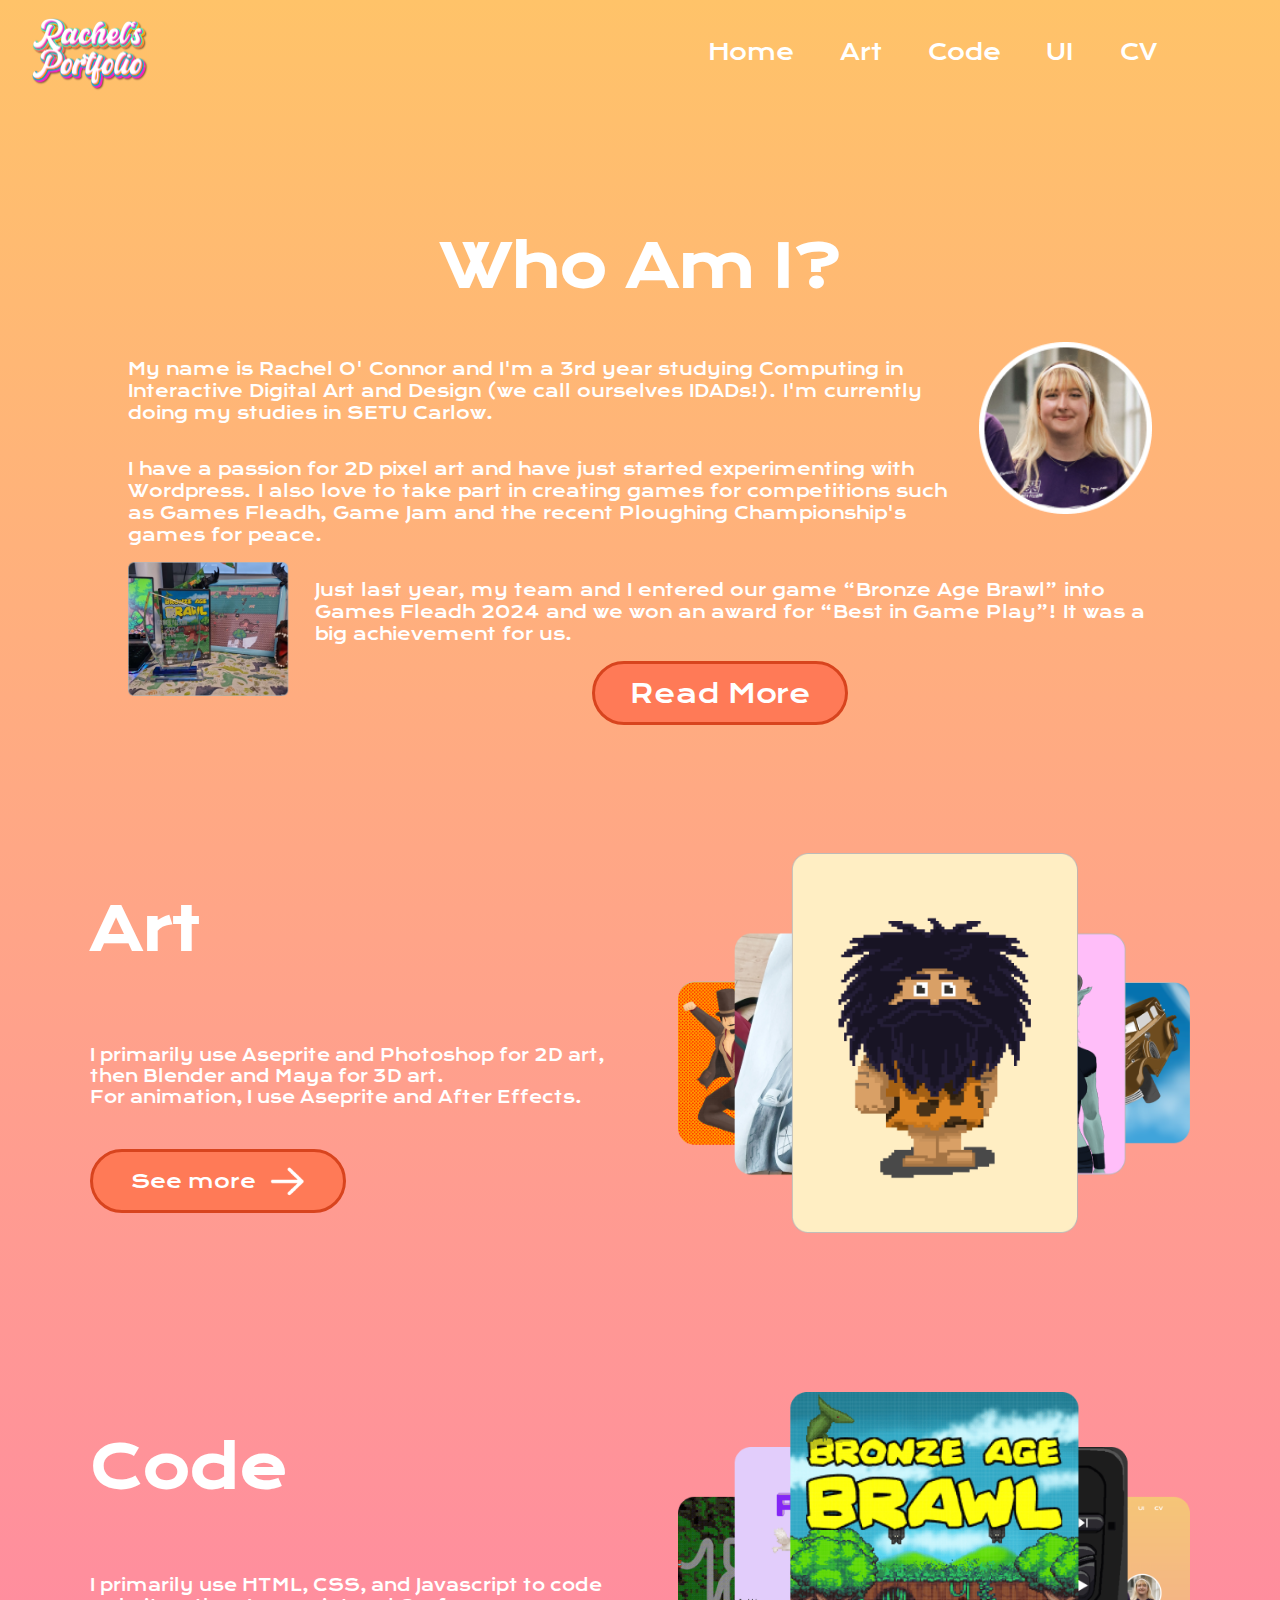
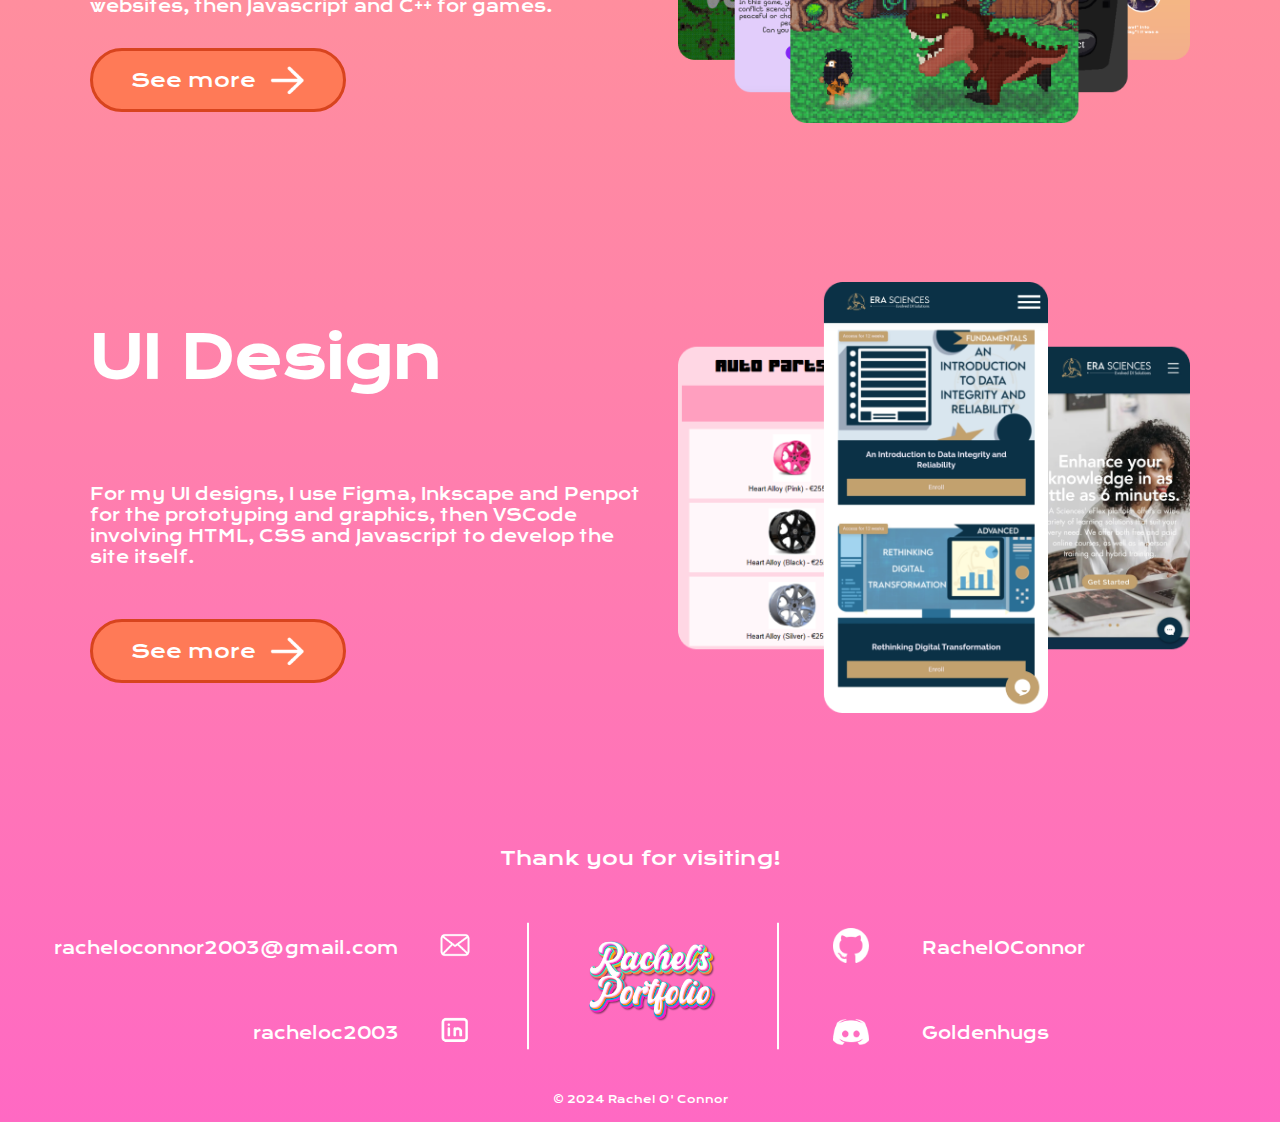
<file: index.html>
<!DOCTYPE html>
<html lang="en">
    <head>
        <meta charset="UTF-8"> <!-- Specifies the character encoding for the HTML document -->
        <meta name="viewport" content="width=device-width, initial-scale=1.0"> <!-- Ensures proper rendering and touch zooming on mobile devices -->
        <title>Home</title> <!-- The title of the document shown in the browser's title bar or page's tab -->
        <link rel="stylesheet" href="assets/css/screen.css"> <!-- Link to an external CSS file for styling the page -->

        <link rel="preconnect" href="https://fonts.googleapis.com">
        <link rel="preconnect" href="https://fonts.gstatic.com" crossorigin>
        <link href="https://fonts.googleapis.com/css2?family=Krona+One&display=swap" rel="stylesheet">
    </head>
    
    <body>

        <div class="grid-container">

            <!-- Navigation bar -->
            <div class="grid-item">
                <img id="logo" src="assets/img/logo.png" alt="Logo saying Rachel's Portfolio">
            </div>
        
            <div class="grid-item">
                <div class="status-links">
                    <a class="navBar" href="">Home</a>
                    <a class="navBar" href="art.html">Art</a>
                    <a class="navBar" href="code.html">Code</a>
                    <a class="navBar" href="UI.html">UI</a>
                    <a class="navBar" href="cv.html">CV</a>
                </div>
            </div>
        
        </div>

        <div id="myNav" class="overlay">
            <a href="javascript:void(0)" class="closebtn" onclick="closeNav()">&times;</a>
            <div class="overlay-content">
                <img id="menulogo" src="assets/img/logo.png" alt="Logo saying Rachel's Portfolio">
                <a class="nav-link" href="art.html">Art</a>
                <a class="nav-link" href="code.html">Code</a>
                <a class="nav-link" href="UI.html">UI</a>
                <a class="nav-link" href="cv.html">CV</a>

                <a id="findText" href="#">Find me on:</a>

                <div class="logos-grid">
                    <div class="hamLogo1">
                        <a href='mailto:racheloconnor2003@gmail.com'><img class="navLogos" src="assets/img/email.png" alt="Email logo"></a>
                    </div>

                    <div class="hamLogo2">
                        <a href='https://www.linkedin.com/in/rachel-o-060582198/'><img class="navLogos" src="assets/img/linkedin.png" alt="LinkedIn logo"></a>
                    </div>

                    <div class="hamLogo3">
                        <a href='https://github.com/RachelOConnor'><img class="navLogos" src="assets/img/github.png" alt="GitHub logo"></a>
                    </div>

                    <div class="hamLogo4">
                        <a href='https://discordapp.com/users/536636856822005800'><img class="navLogos" src="assets/img/discord.png" alt="Discord logo"></a>
                    </div>

                </div>
            </div>
        </div>

        <div class="nav-grid">
            <div class="nav1">
                <img id="navLogo" src="assets/img/logo.png" alt="Logo saying Rachel's Portfolio">
            </div>

            <div class="nav2">
                <p id="hamburger" onclick="openNav()"><img src="assets/img/hamburgerIcon.png"></p>
            </div>
        </div>






        <!-- <div class="canvas-container">

            <p id="scoreCounter">Score:</p>

            <button class="button" id="startButton" onclick="start()">Play!</button>
            <button class="button" id="restartButton" onclick="restart()">Restart</button>

            <canvas id="canvas" width="1000" height="350">
                Your browser does not support the HTML canvas tag.
            </canvas>
        </div> -->

        <section>
            <h1>Who Am I?</h1>
            <div class="about-container">

                <div class="item1">
                    <p>My name is Rachel O' Connor and I'm a 3rd year studying Computing in Interactive Digital
                    Art and Design (we call ourselves IDADs!). I'm currently doing my studies in SETU Carlow.</p>
                </div>

                <div class="item2">
                    <img class="aboutpics" src="assets/img/fleadh.png" 
                    alt="Picture of Games Fleadh 2024 Best in Game Play award">
                </div>

                <div class="item3">
                    <p>I have a passion for 2D pixel art and have just started experimenting with Wordpress. 
                    I also love to take part in creating games for competitions such as Games Fleadh, Game Jam and the recent Ploughing Championship's games for peace.
                    </p>
                </div>  

                <div class="item4">
                    <img class="aboutpics" src="assets/img/pfp.png"
                    alt="a picture of me">
                </div>

                <div class="item5">
                    <p>Just last year, my team and I entered our game “Bronze Age Brawl” into Games Fleadh
                        2024 and we won an award for “Best in Game Play”! It was a big achievement for us. </p>
                </div>
                <div class="item6">
                        <button onclick="location.href='cv.html';" class="button" id="readMore">Read More</button>
                </div>
            </div>

        </section>

        <section>
            
            <div class="art-container">
                <div class="art1">
                    <h1 class="artTitle">Art</h1>
                </div>

                <div class="art2">
                    <p>I primarily use Aseprite and Photoshop for 2D art, then Blender and Maya for 3D art.<br>
                    For animation, I use Aseprite and After Effects.</p>
                </div>

                <div class="art3">
                    <button class="button" id="more-2d" onclick="location.href='art.html';">
                        See more
                        <img class="arrowAdjust" src="assets/img/arrow.png" alt="white arrow icon">
                    </button>
                </div>

                <div class="art4">
                    <img class="resize" src="assets/img/2Dcarousel.png" alt="Display of artwork">
                </div>

            </div>

        </section>

        <section style="margin-top: 12%;">
            
            <div class="art-container">
                <div class="art1">
                    <h1 class="artTitle">Code</h1>
                </div>

                <div class="art2">
                    <p>I primarily use HTML, CSS, and Javascript to code websites, then Javascript and C++ for games.</p>
                </div>

                <div class="art3">
                    <button class="button" id="more-3d" onclick="location.href='code.html';">
                        See more
                        <img class="arrowAdjust" src="assets/img/arrow.png" alt="white arrow icon">
                    </button>
                </div>

                <div class="art4">
                    <img class="resize" src="assets/img/codeCarousel.png" alt="Display of artwork">
                </div>

            </div>

        </section>

        <section style="margin-top: 12%;">
            
            <div class="art-container">
                <div class="art1">
                    <h1 class="artTitle">UI Design</h1>
                </div>

                <div class="art2">
                    <p>For my UI designs, I use Figma, Inkscape and Penpot for the prototyping and graphics, 
                        then VSCode involving HTML, CSS and Javascript to develop the site itself.</p>
                </div>

                <div class="art3">
                    <button class="button" id="more-ui" onclick="location.href='UI.html';">
                        See more
                        <img class="arrowAdjust" src="assets/img/arrow.png" alt="white arrow icon">
                    </button>
                </div>

                <div class="art4">
                    <img class="resize" src="assets/img/UIcarousel.png" alt="Display of artwork">
                </div>

            </div>

        </section>


        <section id="pcFooter">

            <h1 style="font-size: 1.5vw; font-weight: lighter; text-align: center;">Thank you for visiting!</h1>

            <div class="footer-container">

                <div class="link1">
                    <p onclick="location.href='mailto:racheloconnor2003@gmail.com'" class="footerFix">racheloconnor2003@gmail.com</p>
                </div>

                <div class="link2">
                    <p onclick="location.href='https://www.linkedin.com/in/rachel-o-060582198/'" class="footerFix">racheloc2003</p>
                </div>

                <div class="line1">
                    <img class="line" src="assets/img/line.png" alt="A decorative dividing line">
                </div>  

                <div class="logo">
                    <img id="footerLogo" src="assets/img/logo.png" alt="Logo saying Rachel's Portfolio">
                </div>  

                <div class="line2">
                    <img class="line" src="assets/img/line.png" alt="A decorative dividing line">
                </div>  

                <div class="link3">
                    <p onclick="location.href='https://github.com/RachelOConnor'" class="footerFix">RachelOConnor</p>
                </div>  

                <div class="link4">
                    <p onclick="location.href='https://discordapp.com/users/536636856822005800'" class="footerFix">Goldenhugs</p>
                </div>  

                <div class="logo1">
                    <img onclick="location.href='mailto:racheloconnor2003@gmail.com'" class="logos" src="assets/img/email.png" alt="Email logo">
                </div>  

                <div class="logo2">
                    <img onclick="location.href='https://www.linkedin.com/in/racheloc2003/'" class="logos" src="assets/img/linkedin.png" alt="LinkedIn logo">
                </div>  

                <div class="logo3">
                    <img onclick="location.href='https://github.com/RachelOConnor'" class="logos" src="assets/img/github.png" alt="Github logo">
                </div> 

                <div class="logo4">
                    <img onclick="location.href='https://discordapp.com/users/536636856822005800'" class="logos" src="assets/img/discord.png" alt="Discord logo">
                </div>
            </div> 
        </section>

        <section id="mobileFooter">
            <h1 style="font-size: 20px; font-weight: lighter; text-align: center; margin-bottom: 8%;">Thank you for visiting!</h1>

            <div class="logos-grid">
                <div class="hamLogo1">
                    <a href='mailto:racheloconnor2003@gmail.com'><img class="logos" src="assets/img/email.png" alt="Email logo"></a>
                </div>

                <div class="hamLogo2">
                    <a href='https://www.linkedin.com/in/rachel-o-060582198/'><img class="logos" src="assets/img/linkedin.png" alt="LinkedIn logo"></a>
                </div>

                <div class="hamLogo3">
                    <a href='https://github.com/RachelOConnor'><img class="logos" src="assets/img/github.png" alt="GitHub logo"></a>
                </div>

                <div class="hamLogo4">
                    <a href='https://discordapp.com/users/536636856822005800'><img class="logos" src="assets/img/discord.png" alt="Discord logo"></a>
                </div>

            </div>
        </section>

        <section>

            <p id="copyright">&#169; 2024 Rachel O' Connor <p>

        </section>

        <script src="assets/js/nipplejs.js"></script> 
        <script src="assets/js/script.js"></script> <!-- Link to the external JavaScript file for handling user interactions -->
        <script src="https://ajax.googleapis.com/ajax/libs/jquery/3.7.1/jquery.min.js"></script>
    </body>
</html>
</file>
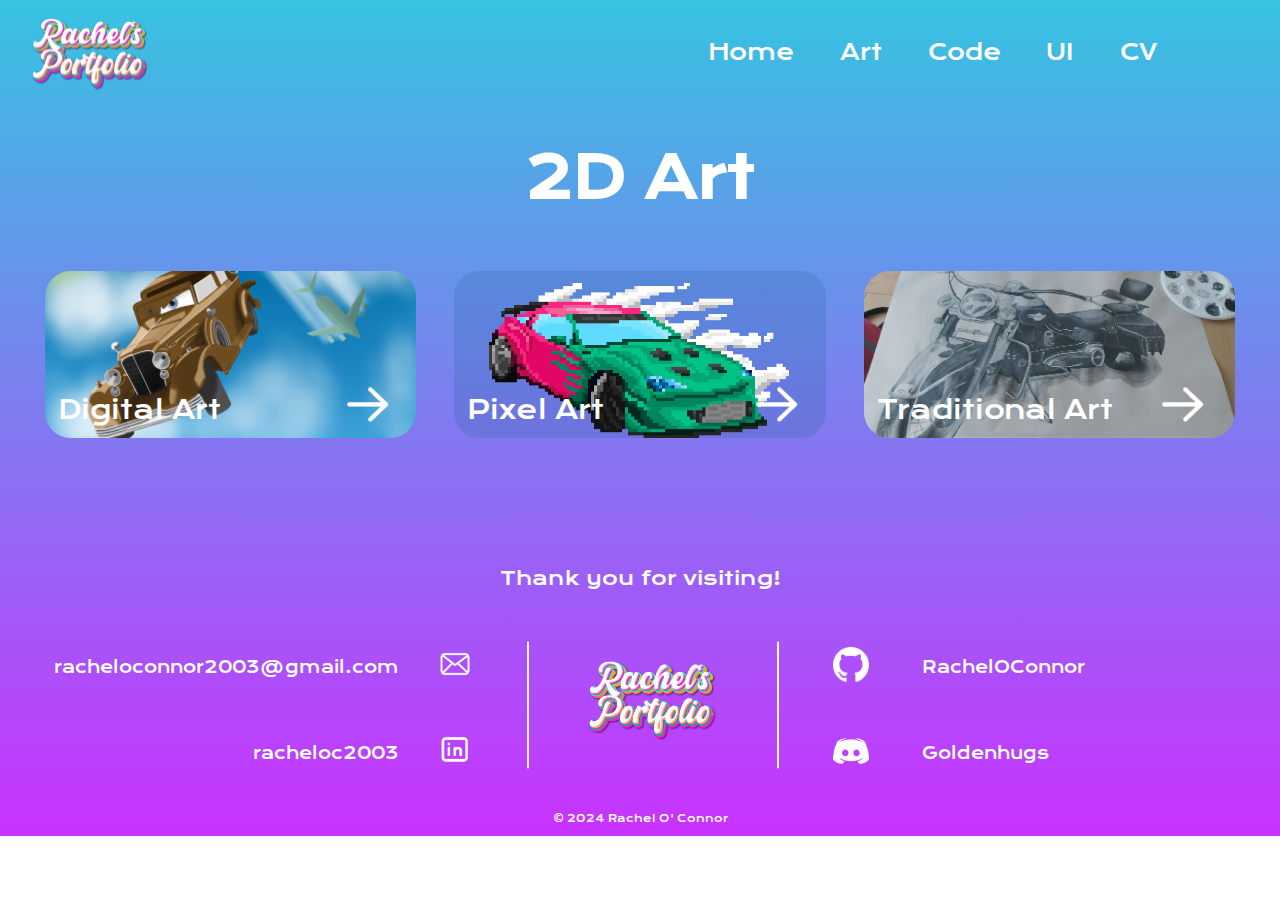
<file: 2DArt.html>
<!DOCTYPE html>
<html lang="en">
    <head>
        <meta charset="UTF-8"> <!-- Specifies the character encoding for the HTML document -->
        <meta name="viewport" content="width=device-width, initial-scale=1.0"> <!-- Ensures proper rendering and touch zooming on mobile devices -->
        <title>2D Art</title> <!-- The title of the document shown in the browser's title bar or page's tab -->
        <link rel="stylesheet" href="assets/css/screen.css"> <!-- Link to an external CSS file for styling the page -->
        <link rel="stylesheet" href="assets/css/2D3D.css">

        <link rel="preconnect" href="https://fonts.googleapis.com">
        <link rel="preconnect" href="https://fonts.gstatic.com" crossorigin>
        <link href="https://fonts.googleapis.com/css2?family=Krona+One&display=swap" rel="stylesheet">

        <link rel="preconnect" href="https://fonts.googleapis.com">
        <link rel="preconnect" href="https://fonts.gstatic.com" crossorigin>
        <link href="https://fonts.googleapis.com/css2?family=Krub:ital,wght@0,200;0,300;0,400;0,500;0,600;0,700;1,200;1,300;1,400;1,500;1,600;1,700&display=swap" rel="stylesheet">
    </head>
    
    <body>

        <div class="grid-container">

            <!-- Navigation bar -->
            <div class="grid-item">
                <img id="logo" src="assets/img/logo.png" alt="Logo saying Rachel's Portfolio">
            </div>
        
            <div class="grid-item">
                <div class="status-links">
                    <a class="navBar" href="index.html">Home</a>
                    <a class="navBar" href="art.html">Art</a>
                    <a class="navBar" href="code.html">Code</a>
                    <a class="navBar" href="UI.html">UI</a>
                    <a class="navBar" href="cv.html">CV</a>
                </div>
            </div>
        
        </div>



        <div id="myNav" class="overlay">
            <a href="javascript:void(0)" class="closebtn" onclick="closeNav()">&times;</a>
            <div class="overlay-content">
                <img id="menulogo" src="assets/img/logo.png" alt="Logo saying Rachel's Portfolio">
                <a class="nav-link" href="index.html">Home</a>
                <a class="nav-link" href="code.html">Code</a>
                <a class="nav-link" href="UI.html">UI</a>
                <a class="nav-link" href="cv.html">CV</a>

                <a id="findText" href="#">Find me on:</a>

                <div class="logos-grid">
                    <div class="hamLogo1">
                        <a href='mailto:racheloconnor2003@gmail.com'><img class="navLogos" src="assets/img/email.png" alt="Email logo"></a>
                    </div>

                    <div class="hamLogo2">
                        <a href='https://www.linkedin.com/in/rachel-o-060582198/'><img class="navLogos" src="assets/img/linkedin.png" alt="LinkedIn logo"></a>
                    </div>

                    <div class="hamLogo3">
                        <a href='https://github.com/RachelOConnor'><img class="navLogos" src="assets/img/github.png" alt="GitHub logo"></a>
                    </div>

                    <div class="hamLogo4">
                        <a href='https://discordapp.com/users/536636856822005800'><img class="navLogos" src="assets/img/discord.png" alt="Discord logo"></a>
                    </div>

                </div>
            </div>
        </div>

        <div class="nav-grid">
            <!-- <div class="nav1">
                <img id="navLogo" src="assets/img/logo.png" alt="Logo saying Rachel's Portfolio">
            </div> -->

            <div class="backButton">
                <img onclick="location.href='art.html'" src="assets/img/backArrow.png" alt="Arrow to return to 2D page">
            </div>

            <div class="nav2">
                <p id="hamburger" onclick="openNav()"><img src="assets/img/hamburgerIcon.png"></p>
            </div>
        </div>




        <section style="margin-top: 0%;">
            <h1>2D Art</h1> 

            <div class="flex-container">
                <div class="artButton" id="digitalButton">
                    <button onclick="location.href='digital.html'" style="cursor: pointer;">
                        Digital Art 
                        <img class="arrow" id="digitalArrow" src="assets/img/arrow.png" alt="White arrow icon">
                    </button>
                </div>

                <div class="artButton" id="pixelButton">
                    <button onclick="location.href='pixel.html'" style="cursor: pointer;">
                        Pixel Art 
                        <img class="arrow" id="pixelArrow" src="assets/img/arrow.png" alt="White arrow icon">
                    </button>
                </div>

                <div class="artButton" id="tradButton">
                    <button onclick="location.href='traditional.html'" style="cursor: pointer;">
                        Traditional Art 
                        <img class="arrow" id="tradArrow" src="assets/img/arrow.png" alt="White arrow icon">
                    </button>
                </div>  
            </div>

        </section>

        <section id="pcFooter">

            <h1 style="font-size: 1.5vw; font-weight: lighter; text-align: center;">Thank you for visiting!</h1>

            <div class="footer-container">

                <div class="link1">
                    <p onclick="location.href='mailto:racheloconnor2003@gmail.com'" class="footerFix">racheloconnor2003@gmail.com</p>
                </div>

                <div class="link2">
                    <p onclick="location.href='https://www.linkedin.com/in/rachel-o-060582198/'" class="footerFix">racheloc2003</p>
                </div>

                <div class="line1">
                    <img class="line" src="assets/img/line.png" alt="A decorative dividing line">
                </div>  

                <div class="logo">
                    <img id="footerLogo" src="assets/img/logo.png" alt="Logo saying Rachel's Portfolio">
                </div>  

                <div class="line2">
                    <img class="line" src="assets/img/line.png" alt="A decorative dividing line">
                </div>  

                <div class="link3">
                    <p onclick="location.href='https://github.com/RachelOConnor'" class="footerFix">RachelOConnor</p>
                </div>  

                <div class="link4">
                    <p onclick="location.href='https://discordapp.com/users/536636856822005800'" class="footerFix">Goldenhugs</p>
                </div>  

                <div class="logo1">
                    <img onclick="location.href='mailto:racheloconnor2003@gmail.com'" class="logos" src="assets/img/email.png" alt="Email logo">
                </div>  

                <div class="logo2">
                    <img onclick="location.href='https://www.linkedin.com/in/racheloc2003/'" class="logos" src="assets/img/linkedin.png" alt="LinkedIn logo">
                </div>  

                <div class="logo3">
                    <img onclick="location.href='https://github.com/RachelOConnor'" class="logos" src="assets/img/github.png" alt="Github logo">
                </div> 

                <div class="logo4">
                    <img onclick="location.href='https://discordapp.com/users/536636856822005800'" class="logos" src="assets/img/discord.png" alt="Discord logo">
                </div>
            </div> 
        </section>

        <section id="mobileFooter">
            <h1 style="font-size: 20px; font-weight: lighter; text-align: center; margin-bottom: 8%;">Thank you for visiting!</h1>

            <div class="logos-grid">
                <div class="hamLogo1">
                    <a href='mailto:racheloconnor2003@gmail.com'><img class="logos" src="assets/img/email.png" alt="Email logo"></a>
                </div>

                <div class="hamLogo2">
                    <a href='https://www.linkedin.com/in/rachel-o-060582198/'><img class="logos" src="assets/img/linkedin.png" alt="LinkedIn logo"></a>
                </div>

                <div class="hamLogo3">
                    <a href='https://github.com/RachelOConnor'><img class="logos" src="assets/img/github.png" alt="GitHub logo"></a>
                </div>

                <div class="hamLogo4">
                    <a href='https://discordapp.com/users/536636856822005800'><img class="logos" src="assets/img/discord.png" alt="Discord logo"></a>
                </div>

            </div>
        </section>


        <section>

            <p id="copyright">&#169; 2024 Rachel O' Connor </p>

        </section>

        <script src="assets/js/script.js"></script>

    </body>

    </html>
</file>
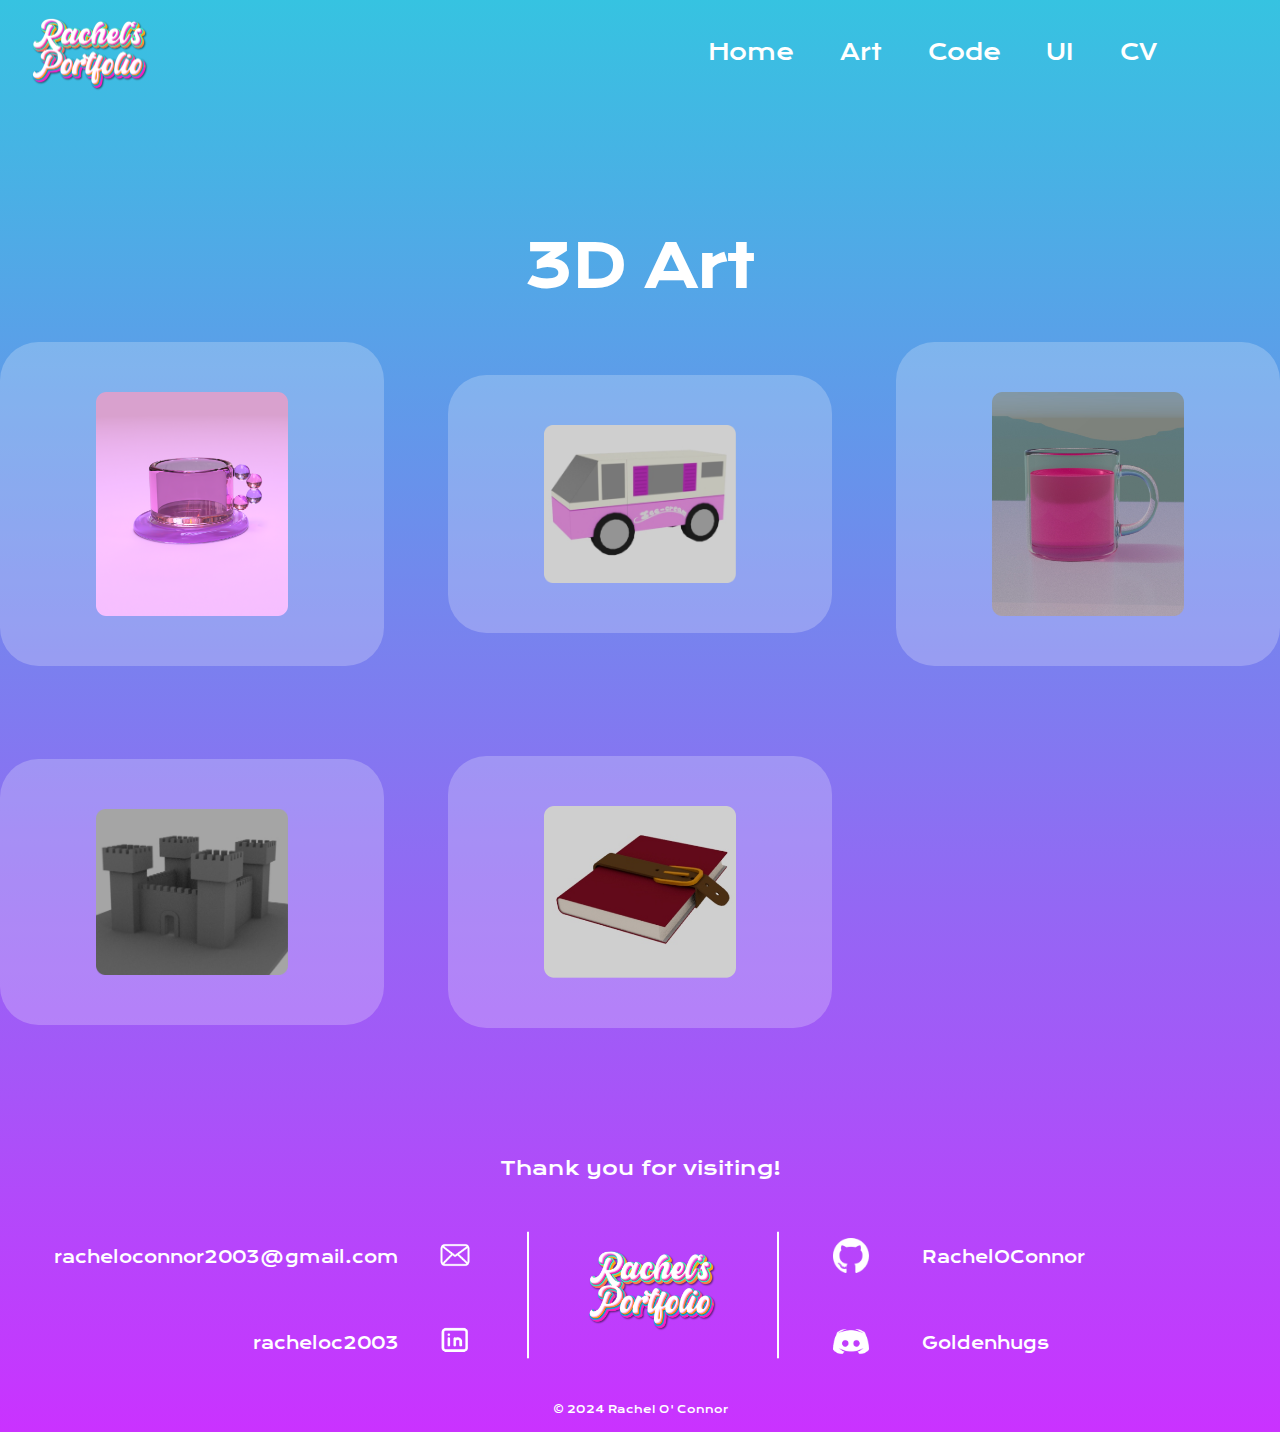
<file: 3DArt.html>
<!DOCTYPE html>
<html lang="en">
    <head>
        <meta charset="UTF-8"> <!-- Specifies the character encoding for the HTML document -->
        <meta name="viewport" content="width=device-width, initial-scale=1.0"> <!-- Ensures proper rendering and touch zooming on mobile devices -->
        <title>3D Art</title> <!-- The title of the document shown in the browser's title bar or page's tab -->
        <link rel="stylesheet" href="assets/css/screen.css"> <!-- Link to an external CSS file for styling the page -->
        <link rel="stylesheet" href="assets/css/display.css">
        <link rel="stylesheet" href="assets/css/2D3D.css">

        <link rel="preconnect" href="https://fonts.googleapis.com">
        <link rel="preconnect" href="https://fonts.gstatic.com" crossorigin>
        <link href="https://fonts.googleapis.com/css2?family=Krona+One&display=swap" rel="stylesheet">

        <link rel="preconnect" href="https://fonts.googleapis.com">
        <link rel="preconnect" href="https://fonts.gstatic.com" crossorigin>
        <link href="https://fonts.googleapis.com/css2?family=Krub:ital,wght@0,200;0,300;0,400;0,500;0,600;0,700;1,200;1,300;1,400;1,500;1,600;1,700&display=swap" rel="stylesheet">
    </head>
    
    <body>

        <div class="grid-container">

            <!-- Navigation bar -->
            <div class="grid-item">
                <img id="logo" src="assets/img/logo.png" alt="Logo saying Rachel's Portfolio">
            </div>
        
            <div class="grid-item">
                <div class="status-links">
                    <a class="navBar" href="index.html">Home</a>
                    <a class="navBar" href="art.html">Art</a>
                    <a class="navBar" href="code.html">Code</a>
                    <a class="navBar" href="UI.html">UI</a>
                    <a class="navBar" href="cv.html">CV</a>
                </div>
            </div>
        
        </div>

        <div id="myNav" class="overlay">
            <a href="javascript:void(0)" class="closebtn" onclick="closeNav()">&times;</a>
            <div class="overlay-content">
                <img id="menulogo" src="assets/img/logo.png" alt="Logo saying Rachel's Portfolio">
                <a class="nav-link" href="index.html">Home</a>
                <a class="nav-link" href="code.html">Code</a>
                <a class="nav-link" href="UI.html">UI</a>
                <a class="nav-link" href="cv.html">CV</a>

                <a id="findText" href="#">Find me on:</a>

                <div class="logos-grid">
                    <div class="hamLogo1">
                        <a href='mailto:racheloconnor2003@gmail.com'><img class="navLogos" src="assets/img/email.png" alt="Email logo"></a>
                    </div>

                    <div class="hamLogo2">
                        <a href='https://www.linkedin.com/in/rachel-o-060582198/'><img class="navLogos" src="assets/img/linkedin.png" alt="LinkedIn logo"></a>
                    </div>

                    <div class="hamLogo3">
                        <a href='https://github.com/RachelOConnor'><img class="navLogos" src="assets/img/github.png" alt="GitHub logo"></a>
                    </div>

                    <div class="hamLogo4">
                        <a href='https://discordapp.com/users/536636856822005800'><img class="navLogos" src="assets/img/discord.png" alt="Discord logo"></a>
                    </div>

                </div>
            </div>
        </div>

        <div class="nav-grid">
            <!-- <div class="nav1">
                <img id="navLogo" src="assets/img/logo.png" alt="Logo saying Rachel's Portfolio">
            </div> -->

            <div class="backButton">
                <img onclick="location.href='art.html'" src="assets/img/backArrow.png" alt="Arrow to return to 2D page">
            </div>

            <div class="nav2">
                <p id="hamburger" onclick="openNav()"><img src="assets/img/hamburgerIcon.png"></p>
            </div>
        </div>






        <section>
            <h1>3D Art</h1>

            <div class="display-container">

                <div class="piece">
                    <img class="resize" src="assets/img/wompGlass.png"
                    alt="A 3D modelled pink glass mug">
                </div>

                <div class="piece">
                    <img class="resize" src="assets/img/3dVan.png"
                    alt="A 3D model of a pink and white ice cream van">
                </div>

                <div class="piece">
                    <img class="resize" src="assets/img/mayaGlass.png"
                    alt="A 3D modelled normal glass mug of herbal tea">
                </div>

                <div class="piece">
                    <img class="resize" src="assets/img/castle.png"
                    alt="A 3D modelled castle">
                </div>

                <div class="piece">
                    <img class="resize" src="assets/img/book.png"
                    alt="A 3D modelled book with a binder">
                </div>

            </div>

        </section>

        <section id="pcFooter">

            <h1 style="font-size: 1.5vw; font-weight: lighter; text-align: center;">Thank you for visiting!</h1>

            <div class="footer-container">

                <div class="link1">
                    <p onclick="location.href='mailto:racheloconnor2003@gmail.com'" class="footerFix">racheloconnor2003@gmail.com</p>
                </div>

                <div class="link2">
                    <p onclick="location.href='https://www.linkedin.com/in/rachel-o-060582198/'" class="footerFix">racheloc2003</p>
                </div>

                <div class="line1">
                    <img class="line" src="assets/img/line.png" alt="A decorative dividing line">
                </div>  

                <div class="logo">
                    <img id="footerLogo" src="assets/img/logo.png" alt="Logo saying Rachel's Portfolio">
                </div>  

                <div class="line2">
                    <img class="line" src="assets/img/line.png" alt="A decorative dividing line">
                </div>  

                <div class="link3">
                    <p onclick="location.href='https://github.com/RachelOConnor'" class="footerFix">RachelOConnor</p>
                </div>  

                <div class="link4">
                    <p onclick="location.href='https://discordapp.com/users/536636856822005800'" class="footerFix">Goldenhugs</p>
                </div>  

                <div class="logo1">
                    <img onclick="location.href='mailto:racheloconnor2003@gmail.com'" class="logos" src="assets/img/email.png" alt="Email logo">
                </div>  

                <div class="logo2">
                    <img onclick="location.href='https://www.linkedin.com/in/racheloc2003/'" class="logos" src="assets/img/linkedin.png" alt="LinkedIn logo">
                </div>  

                <div class="logo3">
                    <img onclick="location.href='https://github.com/RachelOConnor'" class="logos" src="assets/img/github.png" alt="Github logo">
                </div> 

                <div class="logo4">
                    <img onclick="location.href='https://discordapp.com/users/536636856822005800'" class="logos" src="assets/img/discord.png" alt="Discord logo">
                </div>
            </div> 
        </section>

        <section id="mobileFooter">
            <h1 style="font-size: 20px; font-weight: lighter; text-align: center; margin-bottom: 8%;">Thank you for visiting!</h1>

            <div class="logos-grid">
                <div class="hamLogo1">
                    <a href='mailto:racheloconnor2003@gmail.com'><img class="logos" src="assets/img/email.png" alt="Email logo"></a>
                </div>

                <div class="hamLogo2">
                    <a href='https://www.linkedin.com/in/rachel-o-060582198/'><img class="logos" src="assets/img/linkedin.png" alt="LinkedIn logo"></a>
                </div>

                <div class="hamLogo3">
                    <a href='https://github.com/RachelOConnor'><img class="logos" src="assets/img/github.png" alt="GitHub logo"></a>
                </div>

                <div class="hamLogo4">
                    <a href='https://discordapp.com/users/536636856822005800'><img class="logos" src="assets/img/discord.png" alt="Discord logo"></a>
                </div>

            </div>
        </section>

        <section>

            <p id="copyright">&#169; 2024 Rachel O' Connor <p>

        </section>

        <script src="assets/js/script.js"></script>
    </body>
</file>
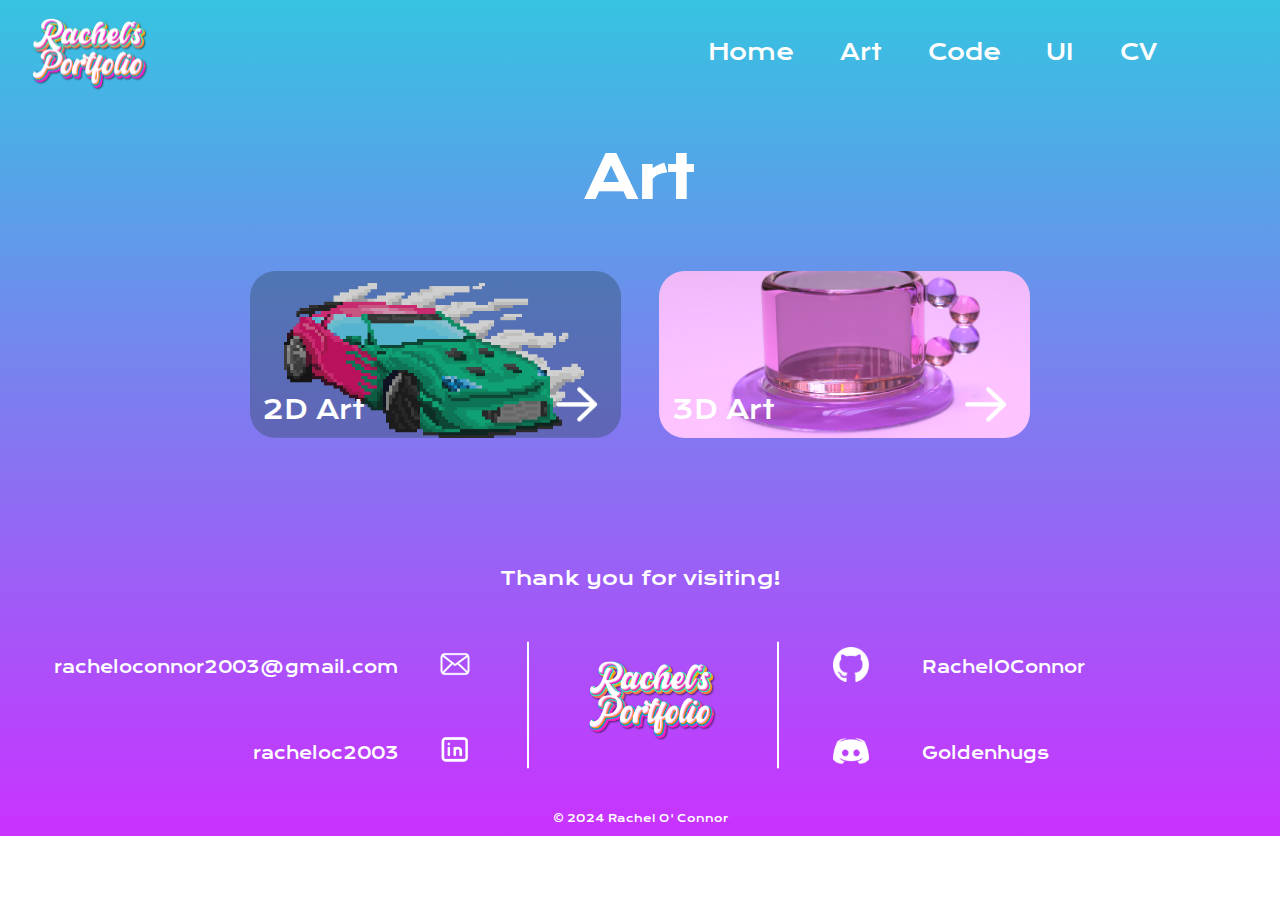
<file: art.html>
<!DOCTYPE html>
<html lang="en">
    <head>
        <meta charset="UTF-8"> <!-- Specifies the character encoding for the HTML document -->
        <meta name="viewport" content="width=device-width, initial-scale=1.0"> <!-- Ensures proper rendering and touch zooming on mobile devices -->
        <title>Art</title> <!-- The title of the document shown in the browser's title bar or page's tab -->
        <link rel="stylesheet" href="assets/css/screen.css"> <!-- Link to an external CSS file for styling the page -->
        <link rel="stylesheet" href="assets/css/art.css">

        <link rel="preconnect" href="https://fonts.googleapis.com">
        <link rel="preconnect" href="https://fonts.gstatic.com" crossorigin>
        <link href="https://fonts.googleapis.com/css2?family=Krona+One&display=swap" rel="stylesheet">

        <link rel="preconnect" href="https://fonts.googleapis.com">
        <link rel="preconnect" href="https://fonts.gstatic.com" crossorigin>
        <link href="https://fonts.googleapis.com/css2?family=Krub:ital,wght@0,200;0,300;0,400;0,500;0,600;0,700;1,200;1,300;1,400;1,500;1,600;1,700&display=swap" rel="stylesheet">
    </head>
    
    <body>

        <div class="grid-container">

            <!-- Navigation bar -->
            <div class="grid-item">
                <img id="logo" src="assets/img/logo.png" alt="Logo saying Rachel's Portfolio">
            </div>
        
            <div class="grid-item">
                <div class="status-links">
                    <a class="navBar" href="index.html">Home</a>
                    <a class="navBar" href="">Art</a>
                    <a class="navBar" href="code.html">Code</a>
                    <a class="navBar" href="UI.html">UI</a>
                    <a class="navBar" href="cv.html">CV</a>
                </div>
            </div>
        
        </div>



        <div id="myNav" class="overlay">
            <a href="javascript:void(0)" class="closebtn" onclick="closeNav()">&times;</a>
            <div class="overlay-content">
                <img id="menulogo" src="assets/img/logo.png" alt="Logo saying Rachel's Portfolio">
                <a class="nav-link" href="index.html">Home</a>
                <a class="nav-link" href="code.html">Code</a>
                <a class="nav-link" href="UI.html">UI</a>
                <a class="nav-link" href="cv.html">CV</a>

                <a id="findText" href="#">Find me on:</a>

                <div class="logos-grid">
                    <div class="hamLogo1">
                        <a href='mailto:racheloconnor2003@gmail.com'><img class="navLogos" src="assets/img/email.png" alt="Email logo"></a>
                    </div>

                    <div class="hamLogo2">
                        <a href='https://www.linkedin.com/in/rachel-o-060582198/'><img class="navLogos" src="assets/img/linkedin.png" alt="LinkedIn logo"></a>
                    </div>

                    <div class="hamLogo3">
                        <a href='https://github.com/RachelOConnor'><img class="navLogos" src="assets/img/github.png" alt="GitHub logo"></a>
                    </div>

                    <div class="hamLogo4">
                        <a href='https://discordapp.com/users/536636856822005800'><img class="navLogos" src="assets/img/discord.png" alt="Discord logo"></a>
                    </div>

                </div>
            </div>
        </div>

        <div class="nav-grid">
            <div class="nav1">
                <img id="navLogo" src="assets/img/logo.png" alt="Logo saying Rachel's Portfolio">
            </div>

            <div class="nav2">
                <p id="hamburger" onclick="openNav()"><img src="assets/img/hamburgerIcon.png"></p>
            </div>
        </div>




        <section style="margin-top: 0%;">
            <h1>Art</h1> 

            <div class="flex-container">
                <div class="artButton" id="twodButton">
                    <button onclick="location.href='2DArt.html'" style="cursor: pointer;">
                        2D Art 
                        <img class="arrow" id="twodArrow" src="assets/img/arrow.png" alt="White arrow icon">
                    </button>
                </div>

                <div class="artButton" id="threedButton">
                    <button onclick="location.href='3DArt.html'" style="cursor: pointer;">
                        3D Art 
                        <img class="arrow" id="threedArrow" src="assets/img/arrow.png" alt="White arrow icon">
                    </button>
                </div>

            </div>

        </section>

        <section id="pcFooter">

            <h1 style="font-size: 1.5vw; font-weight: lighter; text-align: center;">Thank you for visiting!</h1>

            <div class="footer-container">

                <div class="link1">
                    <p onclick="location.href='mailto:racheloconnor2003@gmail.com'" class="footerFix">racheloconnor2003@gmail.com</p>
                </div>

                <div class="link2">
                    <p onclick="location.href='https://www.linkedin.com/in/rachel-o-060582198/'" class="footerFix">racheloc2003</p>
                </div>

                <div class="line1">
                    <img class="line" src="assets/img/line.png" alt="A decorative dividing line">
                </div>  

                <div class="logo">
                    <img id="footerLogo" src="assets/img/logo.png" alt="Logo saying Rachel's Portfolio">
                </div>  

                <div class="line2">
                    <img class="line" src="assets/img/line.png" alt="A decorative dividing line">
                </div>  

                <div class="link3">
                    <p onclick="location.href='https://github.com/RachelOConnor'" class="footerFix">RachelOConnor</p>
                </div>  

                <div class="link4">
                    <p onclick="location.href='https://discordapp.com/users/536636856822005800'" class="footerFix">Goldenhugs</p>
                </div>  

                <div class="logo1">
                    <img onclick="location.href='mailto:racheloconnor2003@gmail.com'" class="logos" src="assets/img/email.png" alt="Email logo">
                </div>  

                <div class="logo2">
                    <img onclick="location.href='https://www.linkedin.com/in/racheloc2003/'" class="logos" src="assets/img/linkedin.png" alt="LinkedIn logo">
                </div>  

                <div class="logo3">
                    <img onclick="location.href='https://github.com/RachelOConnor'" class="logos" src="assets/img/github.png" alt="Github logo">
                </div> 

                <div class="logo4">
                    <img onclick="location.href='https://discordapp.com/users/536636856822005800'" class="logos" src="assets/img/discord.png" alt="Discord logo">
                </div>
            </div> 
        </section>

        <section id="mobileFooter">
            <h1 style="font-size: 20px; font-weight: lighter; text-align: center; margin-bottom: 8%;">Thank you for visiting!</h1>

            <div class="logos-grid">
                <div class="hamLogo1">
                    <a href='mailto:racheloconnor2003@gmail.com'><img class="logos" src="assets/img/email.png" alt="Email logo"></a>
                </div>

                <div class="hamLogo2">
                    <a href='https://www.linkedin.com/in/rachel-o-060582198/'><img class="logos" src="assets/img/linkedin.png" alt="LinkedIn logo"></a>
                </div>

                <div class="hamLogo3">
                    <a href='https://github.com/RachelOConnor'><img class="logos" src="assets/img/github.png" alt="GitHub logo"></a>
                </div>

                <div class="hamLogo4">
                    <a href='https://discordapp.com/users/536636856822005800'><img class="logos" src="assets/img/discord.png" alt="Discord logo"></a>
                </div>

            </div>
        </section>


        <section>

            <p id="copyright">&#169; 2024 Rachel O' Connor </p>

        </section>

        <script src="assets/js/script.js"></script>

    </body>

    </html>
</file>
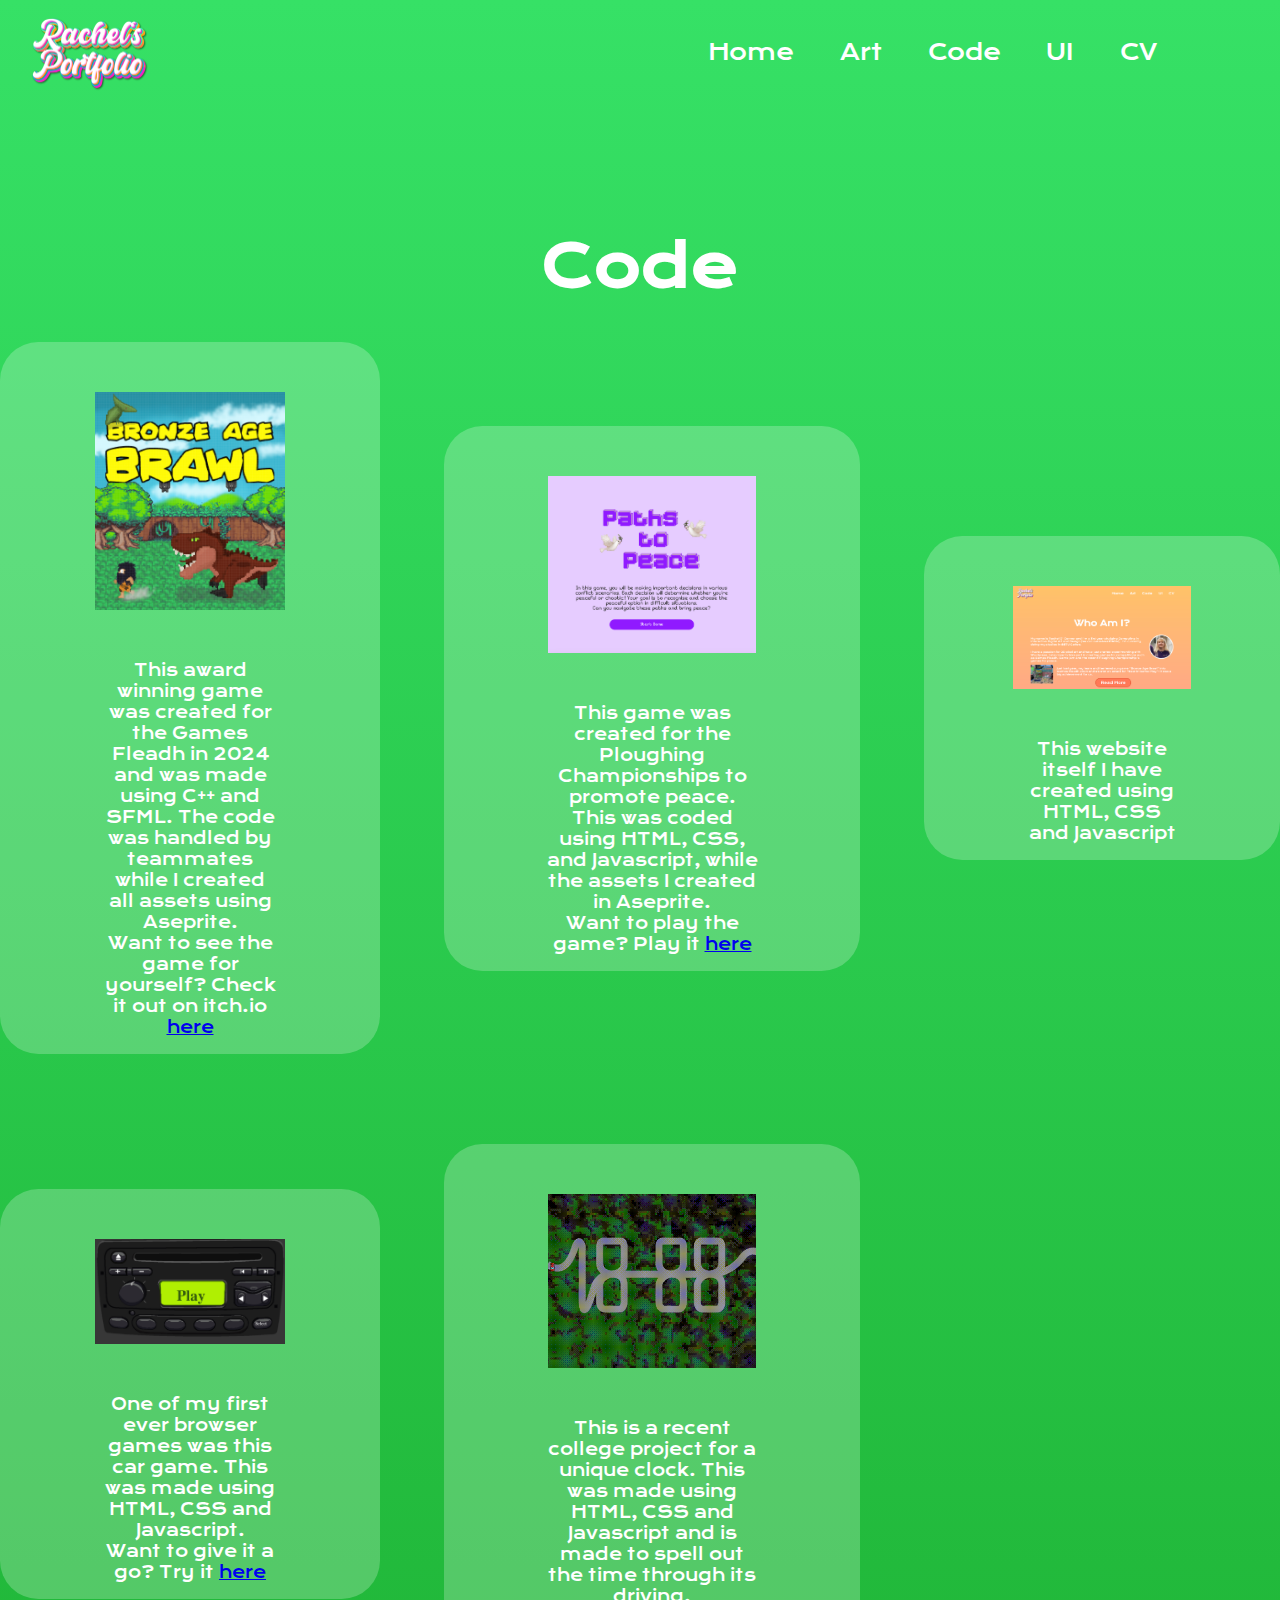
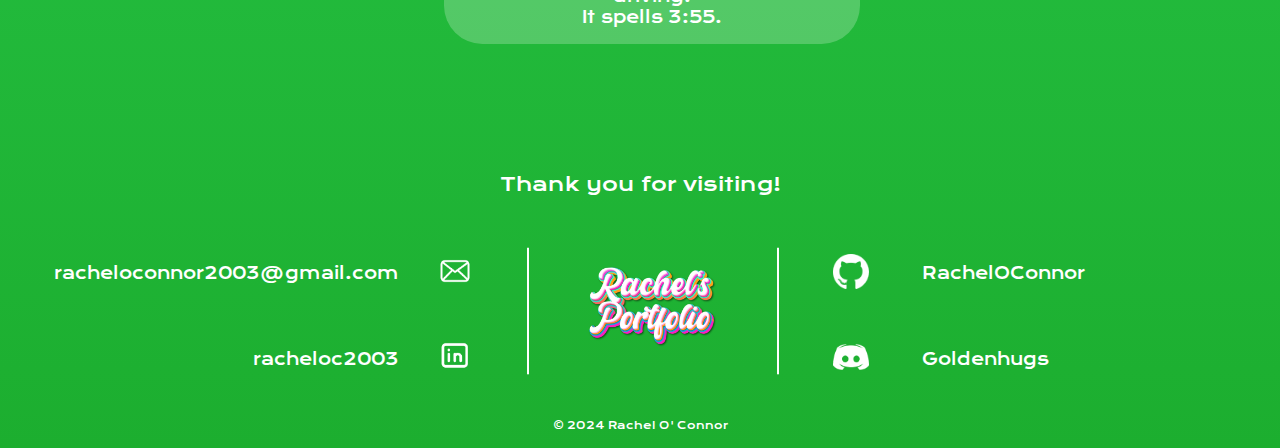
<file: code.html>
<!DOCTYPE html>
<html lang="en">
    <head>
        <meta charset="UTF-8"> <!-- Specifies the character encoding for the HTML document -->
        <meta name="viewport" content="width=device-width, initial-scale=1.0"> <!-- Ensures proper rendering and touch zooming on mobile devices -->
        <title>Code</title> <!-- The title of the document shown in the browser's title bar or page's tab -->
        <link rel="stylesheet" href="assets/css/screen.css"> <!-- Link to an external CSS file for styling the page -->
        <link rel="stylesheet" href="assets/css/display.css">
        <link rel="stylesheet" href="assets/css/code.css">

        <link rel="preconnect" href="https://fonts.googleapis.com">
        <link rel="preconnect" href="https://fonts.gstatic.com" crossorigin>
        <link href="https://fonts.googleapis.com/css2?family=Krona+One&display=swap" rel="stylesheet">

        <link rel="preconnect" href="https://fonts.googleapis.com">
        <link rel="preconnect" href="https://fonts.gstatic.com" crossorigin>
        <link href="https://fonts.googleapis.com/css2?family=Krub:ital,wght@0,200;0,300;0,400;0,500;0,600;0,700;1,200;1,300;1,400;1,500;1,600;1,700&display=swap" rel="stylesheet">
    </head>
    
    <body>

        <div class="grid-container">

            <!-- Navigation bar -->
            <div class="grid-item">
                <img id="logo" src="assets/img/logo.png" alt="Logo saying Rachel's Portfolio">
            </div>
        
            <div class="grid-item">
                <div class="status-links">
                    <a class="navBar" href="index.html">Home</a>
                    <a class="navBar" href="art.html">Art</a>
                    <a class="navBar" href="">Code</a>
                    <a class="navBar" href="UI.html">UI</a>
                    <a class="navBar" href="cv.html">CV</a>
                </div>
            </div>
        
        </div>

        <div id="myNav" class="overlay">
            <a href="javascript:void(0)" class="closebtn" onclick="closeNav()">&times;</a>
            <div class="overlay-content">
                <img id="menulogo" src="assets/img/logo.png" alt="Logo saying Rachel's Portfolio">
                <a class="nav-link" href="index.html">Home</a>
                <a class="nav-link" href="code.html">Art</a>
                <a class="nav-link" href="UI.html">UI</a>
                <a class="nav-link" href="cv.html">CV</a>

                <a id="findText" href="#">Find me on:</a>

                <div class="logos-grid">
                    <div class="hamLogo1">
                        <a href='mailto:racheloconnor2003@gmail.com'><img class="navLogos" src="assets/img/email.png" alt="Email logo"></a>
                    </div>

                    <div class="hamLogo2">
                        <a href='https://www.linkedin.com/in/rachel-o-060582198/'><img class="navLogos" src="assets/img/linkedin.png" alt="LinkedIn logo"></a>
                    </div>

                    <div class="hamLogo3">
                        <a href='https://github.com/RachelOConnor'><img class="navLogos" src="assets/img/github.png" alt="GitHub logo"></a>
                    </div>

                    <div class="hamLogo4">
                        <a href='https://discordapp.com/users/536636856822005800'><img class="navLogos" src="assets/img/discord.png" alt="Discord logo"></a>
                    </div>

                </div>
            </div>
        </div>

        <div class="nav-grid">
            <div class="nav1">
                <img id="navLogo" src="assets/img/logo.png" alt="Logo saying Rachel's Portfolio">
            </div>

            <div class="nav2">
                <p id="hamburger" onclick="openNav()"><img src="assets/img/hamburgerIcon.png"></p>
            </div>
        </div>


        <section>
            <h1>Code</h1>

            <div class="display-container">

                <div class="piece">
                    <img class="resize" src="assets/img/bab.png"
                    alt="The cover image of the game Bronze Age Brawl">
                    <p class="descText">This award winning game was created for the Games Fleadh in 2024 and was made using C++ and SFML. 
                        The code was handled by teammates while I created all assets using Aseprite.<br>
                        Want to see the game for yourself? Check it out on itch.io 
                        <a href="https://scaldypanda.itch.io/bronze-age-brawl">here</a>
                    </p>
                </div>

                <div class="piece">
                    <img class="resize" src="assets/img/Paths2peace.png"
                    alt="A screenshot from the game Paths to Peace">
                    <p class="descText">This game was created for the Ploughing Championships to promote peace.
                        This was coded using HTML, CSS, and Javascript, while the assets I created in Aseprite.<br>
                        Want to play the game? Play it <a href="https://c00284406.candept.com/Ploughing%20PEACE%20Game/index.html">here</a>
                    </p>
                </div>

                <div class="piece">
                    <img class="resize" src="assets/img/PortfolioSite.png"
                    alt="The home page of this website">
                    <p class="descText">This website itself I have created using HTML, CSS and Javascript</p>
                </div>

                <div class="piece">
                    <img class="resize" src="assets/img/CarGame.png"
                    alt="The menu for a car game with the menu styled as a car radio">
                    <p class="descText">One of my first ever browser games was this car game. This was made
                        using HTML, CSS and Javascript.<br>
                        Want to give it a go? Try it <a href="https://ui-programming-23-24.codeberg.page/Rachel_O_Connor-C00284406-UI-Programming-Module-Project/">here</a>
                    </p>
                </div>

                <div class="piece">
                    <img class="resize" src="assets/img/digitalClock.gif"
                    alt="A gif of a car driving which spells the time">
                    <p class="descText">This is a recent college project for a unique clock. This was made using
                        HTML, CSS and Javascript and is made to spell out the time through its driving.<br>
                        It spells 3:55.
                </div>

            </div>

        </section>

        <section id="pcFooter">

            <h1 style="font-size: 1.5vw; font-weight: lighter; text-align: center;">Thank you for visiting!</h1>

            <div class="footer-container">

                <div class="link1">
                    <p onclick="location.href='mailto:racheloconnor2003@gmail.com'" class="footerFix">racheloconnor2003@gmail.com</p>
                </div>

                <div class="link2">
                    <p onclick="location.href='https://www.linkedin.com/in/rachel-o-060582198/'" class="footerFix">racheloc2003</p>
                </div>

                <div class="line1">
                    <img class="line" src="assets/img/line.png" alt="A decorative dividing line">
                </div>  

                <div class="logo">
                    <img id="footerLogo" src="assets/img/logo.png" alt="Logo saying Rachel's Portfolio">
                </div>  

                <div class="line2">
                    <img class="line" src="assets/img/line.png" alt="A decorative dividing line">
                </div>  

                <div class="link3">
                    <p onclick="location.href='https://github.com/RachelOConnor'" class="footerFix">RachelOConnor</p>
                </div>  

                <div class="link4">
                    <p onclick="location.href='https://discordapp.com/users/536636856822005800'" class="footerFix">Goldenhugs</p>
                </div>  

                <div class="logo1">
                    <img onclick="location.href='mailto:racheloconnor2003@gmail.com'" class="logos" src="assets/img/email.png" alt="Email logo">
                </div>  

                <div class="logo2">
                    <img onclick="location.href='https://www.linkedin.com/in/racheloc2003/'" class="logos" src="assets/img/linkedin.png" alt="LinkedIn logo">
                </div>  

                <div class="logo3">
                    <img onclick="location.href='https://github.com/RachelOConnor'" class="logos" src="assets/img/github.png" alt="Github logo">
                </div> 

                <div class="logo4">
                    <img onclick="location.href='https://discordapp.com/users/536636856822005800'" class="logos" src="assets/img/discord.png" alt="Discord logo">
                </div>
            </div> 
        </section>

        <section id="mobileFooter">
            <h1 style="font-size: 20px; font-weight: lighter; text-align: center; margin-bottom: 8%;">Thank you for visiting!</h1>

            <div class="logos-grid">
                <div class="hamLogo1">
                    <a href='mailto:racheloconnor2003@gmail.com'><img class="logos" src="assets/img/email.png" alt="Email logo"></a>
                </div>

                <div class="hamLogo2">
                    <a href='https://www.linkedin.com/in/rachel-o-060582198/'><img class="logos" src="assets/img/linkedin.png" alt="LinkedIn logo"></a>
                </div>

                <div class="hamLogo3">
                    <a href='https://github.com/RachelOConnor'><img class="logos" src="assets/img/github.png" alt="GitHub logo"></a>
                </div>

                <div class="hamLogo4">
                    <a href='https://discordapp.com/users/536636856822005800'><img class="logos" src="assets/img/discord.png" alt="Discord logo"></a>
                </div>

            </div>
        </section>

        <section>

            <p id="copyright">&#169; 2024 Rachel O' Connor <p>

        </section>

        <script src="assets/js/script.js"></script>
    </body>
</file>
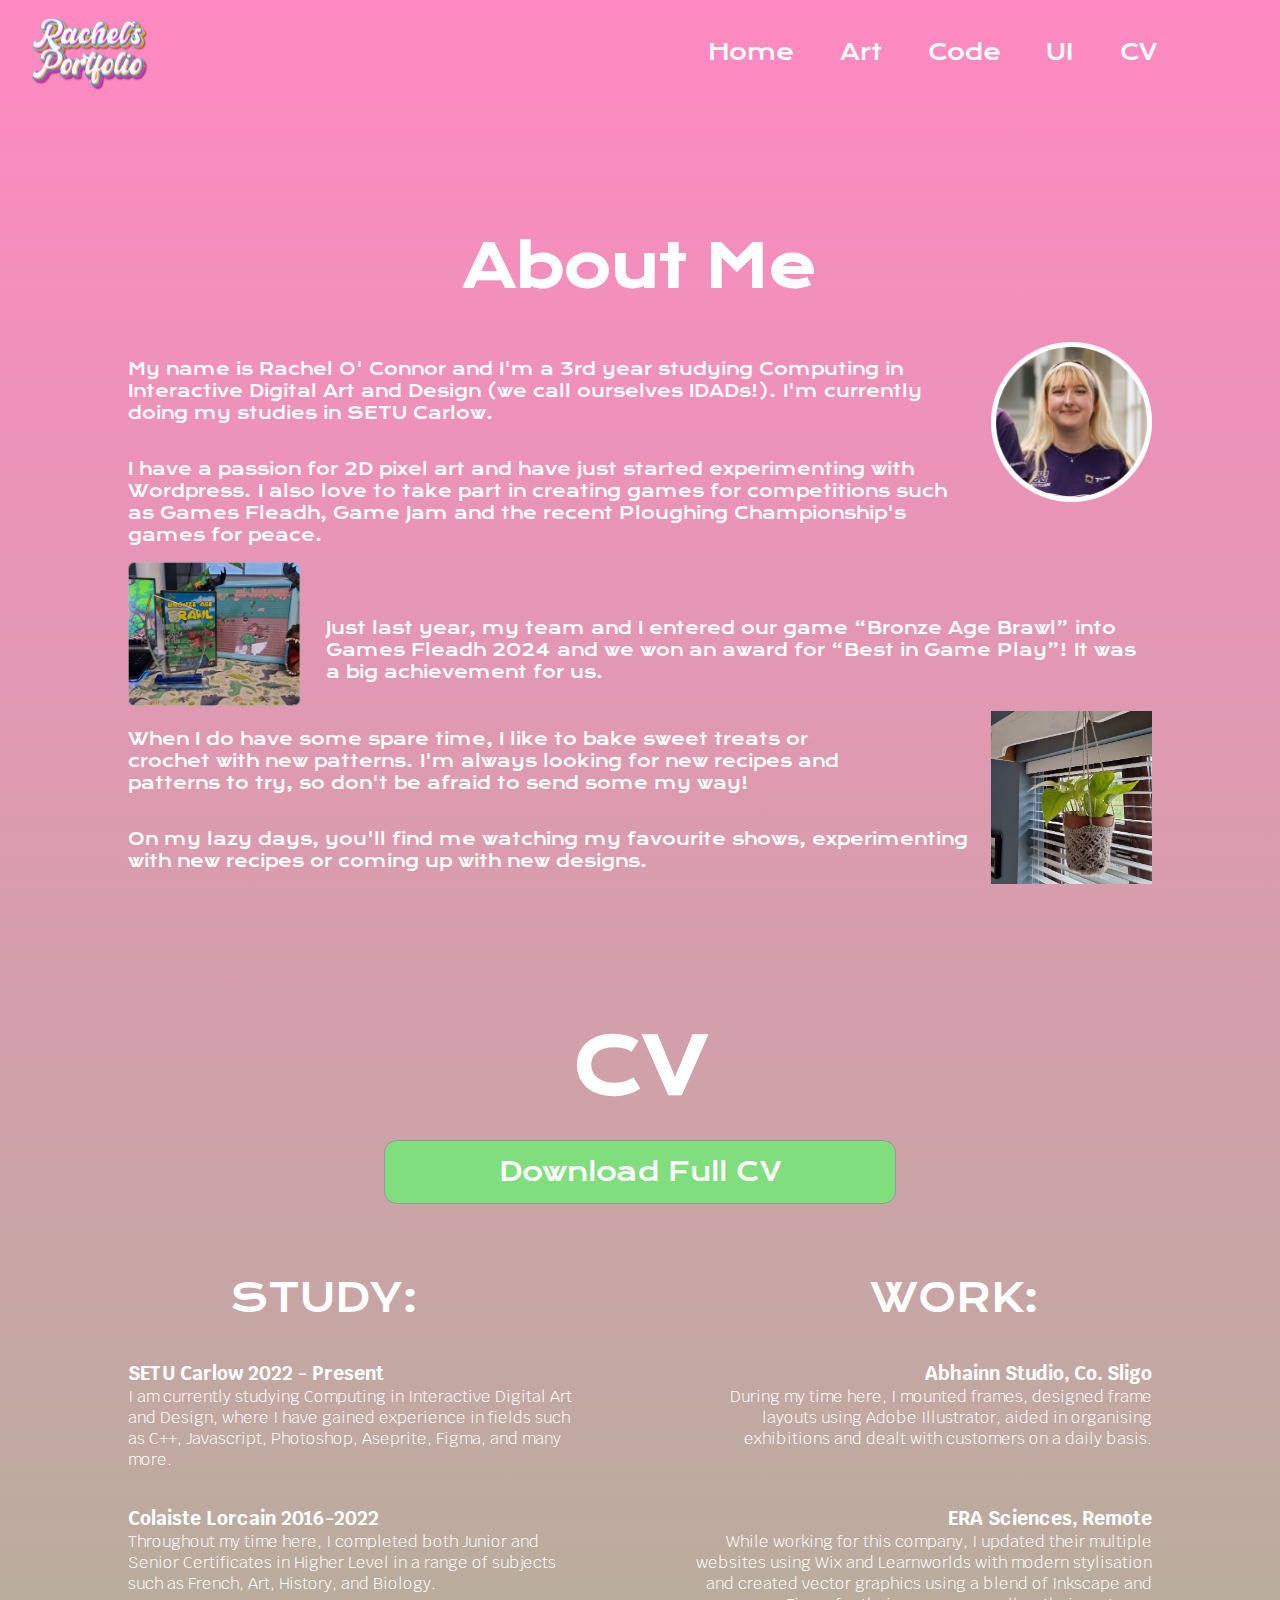
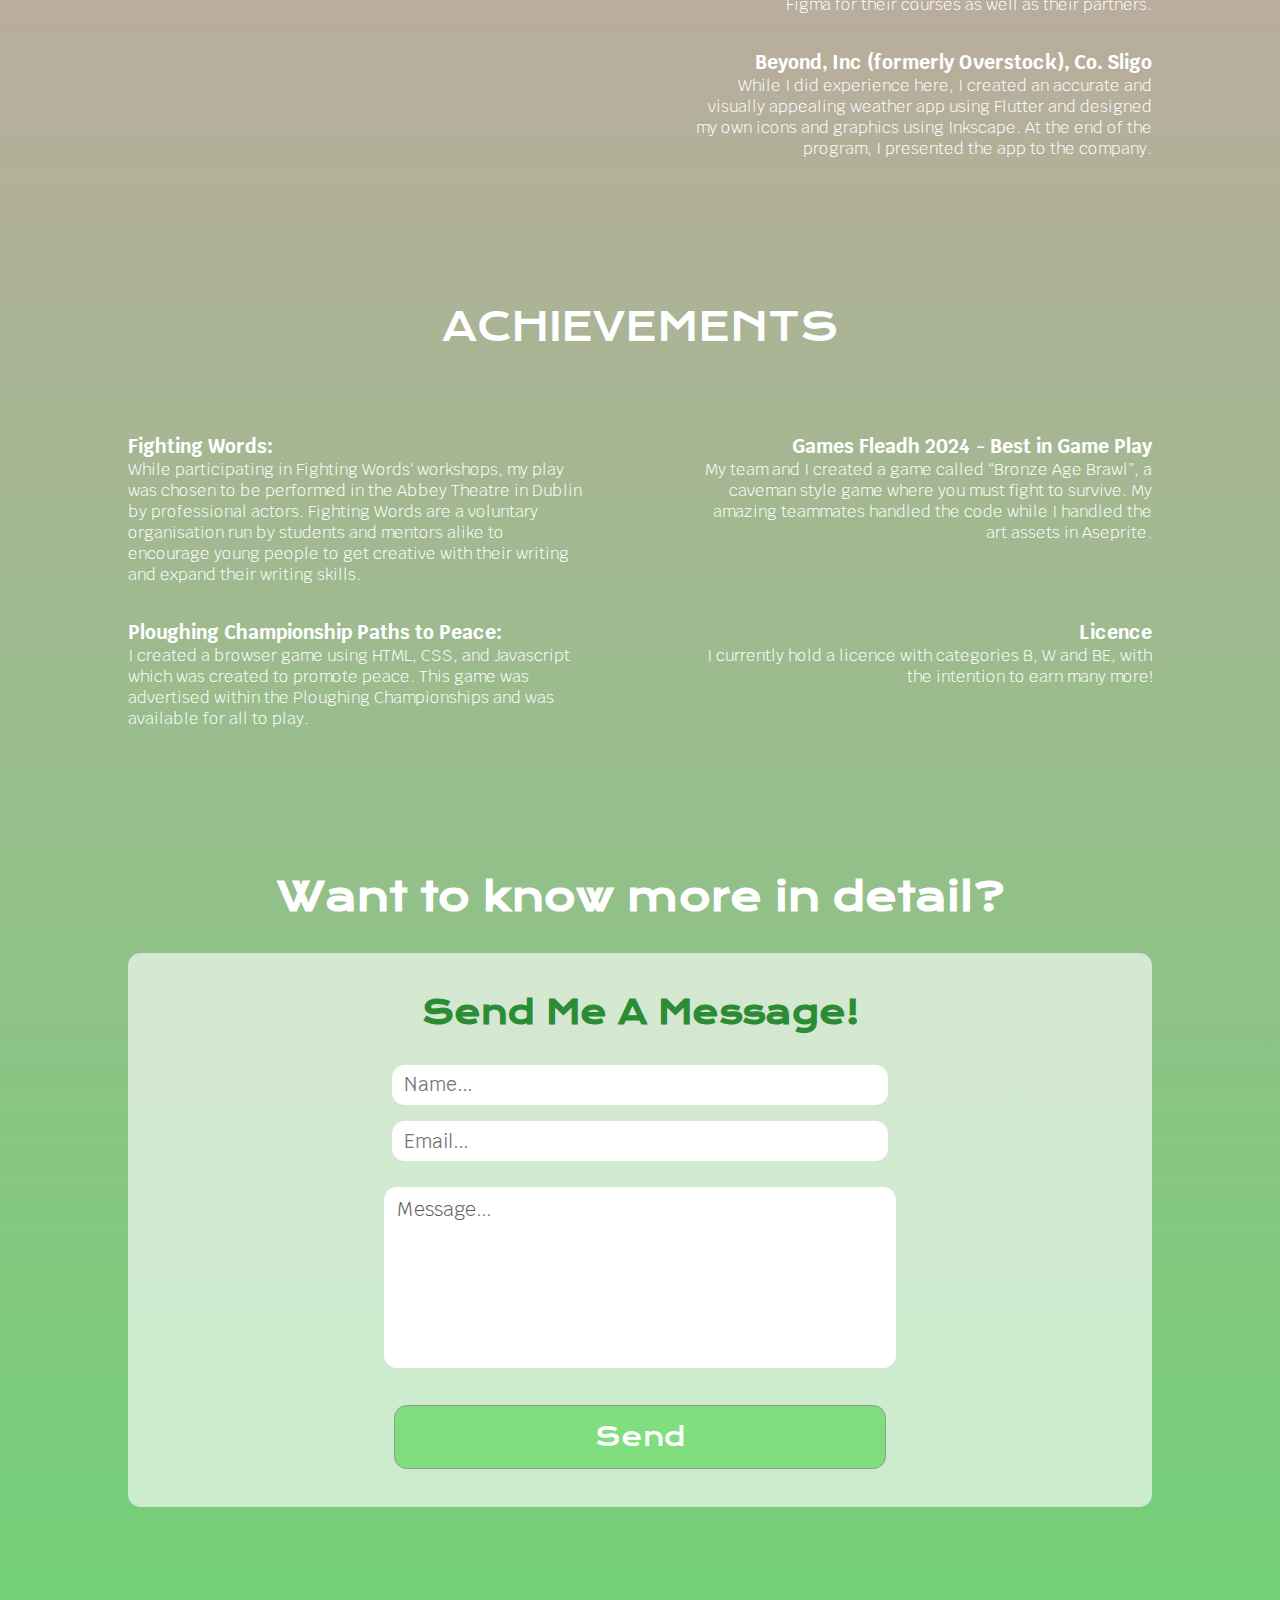
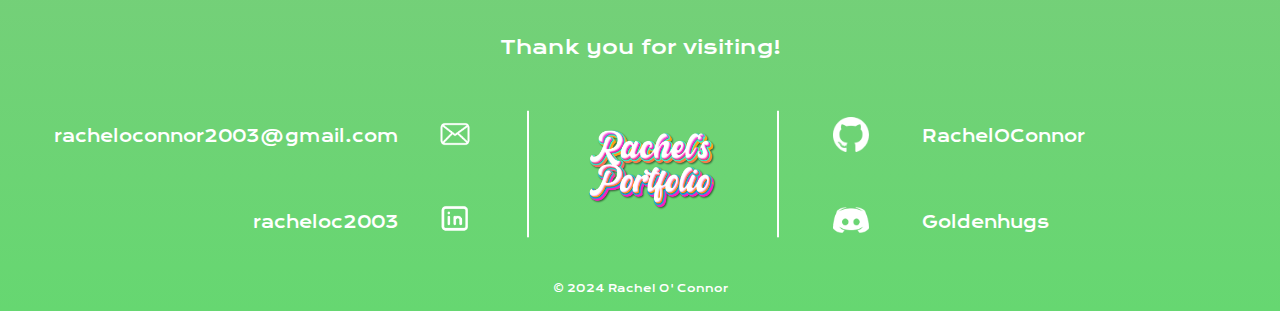
<file: cv.html>
<!DOCTYPE html>
<html lang="en">
    <head>
        <meta charset="UTF-8"> <!-- Specifies the character encoding for the HTML document -->
        <meta name="viewport" content="width=device-width, initial-scale=1.0"> <!-- Ensures proper rendering and touch zooming on mobile devices -->
        <title>CV</title> <!-- The title of the document shown in the browser's title bar or page's tab -->
        <link rel="stylesheet" href="assets/css/screen.css"> <!-- Link to an external CSS file for styling the page -->
        <link rel="stylesheet" href="assets/css/about.css">

        <link rel="preconnect" href="https://fonts.googleapis.com">
        <link rel="preconnect" href="https://fonts.gstatic.com" crossorigin>
        <link href="https://fonts.googleapis.com/css2?family=Krona+One&display=swap" rel="stylesheet">

        <link rel="preconnect" href="https://fonts.googleapis.com">
        <link rel="preconnect" href="https://fonts.gstatic.com" crossorigin>
        <link href="https://fonts.googleapis.com/css2?family=Krub:ital,wght@0,200;0,300;0,400;0,500;0,600;0,700;1,200;1,300;1,400;1,500;1,600;1,700&display=swap" rel="stylesheet">
    </head>
    
    <body>

        <div class="grid-container">

            <!-- Navigation bar -->
            <div class="grid-item">
                <img id="logo" src="assets/img/logo.png" alt="Logo saying Rachel's Portfolio">
            </div>
        
            <div class="grid-item">
                <div class="status-links">
                    <a class="navBar" href="index.html">Home</a>
                    <a class="navBar" href="art.html">Art</a>
                    <a class="navBar" href="code.html">Code</a>
                    <a class="navBar" href="UI.html">UI</a>
                    <a class="navBar" href="">CV</a>
                </div>
            </div>
        
        </div>

        <div id="myNav" class="overlay">
            <a href="javascript:void(0)" class="closebtn" onclick="closeNav()">&times;</a>
            <div class="overlay-content">
                <img id="menulogo" src="assets/img/logo.png" alt="Logo saying Rachel's Portfolio">
                <a class="nav-link" href="index.html">Home</a>
                <a class="nav-link" href="art.html">Art</a>
                <a class="nav-link" href="code.html">Code</a>
                <a class="nav-link" href="UI.html">UI</a>

                <a id="findText" href="#">Find me on:</a>

                <div class="logos-grid">
                    <div class="hamLogo1">
                        <a href='mailto:racheloconnor2003@gmail.com'><img class="navLogos" src="assets/img/email.png" alt="Email logo"></a>
                    </div>

                    <div class="hamLogo2">
                        <a href='https://www.linkedin.com/in/rachel-o-060582198/'><img class="navLogos" src="assets/img/linkedin.png" alt="LinkedIn logo"></a>
                    </div>

                    <div class="hamLogo3">
                        <a href='https://github.com/RachelOConnor'><img class="navLogos" src="assets/img/github.png" alt="GitHub logo"></a>
                    </div>

                    <div class="hamLogo4">
                        <a href='https://discordapp.com/users/536636856822005800'><img class="navLogos" src="assets/img/discord.png" alt="Discord logo"></a>
                    </div>

                </div>
            </div>
        </div>

        <div class="nav-grid">
            <div class="nav1">
                <img id="navLogo" src="assets/img/logo.png" alt="Logo saying Rachel's Portfolio">
            </div>

            <div class="nav2">
                <p id="hamburger" onclick="openNav()"><img src="assets/img/hamburgerIcon.png"></p>
            </div>
        </div>

        <section>
            <h1>About Me</h1>
            <div class="about-container">

                <div class="item1">
                    <p>My name is Rachel O' Connor and I'm a 3rd year studying Computing in Interactive Digital
                    Art and Design (we call ourselves IDADs!). I'm currently doing my studies in SETU Carlow.</p>
                </div>

                <div class="item2">
                    <img class="aboutpics" src="assets/img/fleadh.png" 
                    alt="Picture of Games Fleadh 2024 Best in Game Play award">
                </div>

                <div class="item3">
                    <p>I have a passion for 2D pixel art and have just started experimenting with Wordpress. 
                    I also love to take part in creating games for competitions such as Games Fleadh, Game Jam and the recent Ploughing Championship's games for peace.
                    </p>
                </div>  

                <div class="item4">
                    <img class="aboutpics" src="assets/img/pfp.png"
                    alt="a picture of me">
                </div>

                <div class="item5">
                    <p>Just last year, my team and I entered our game “Bronze Age Brawl” into Games Fleadh
                        2024 and we won an award for “Best in Game Play”! It was a big achievement for us. </p>
                </div>

                <div class="item6">
                    <p>When I do have some spare time, I like to bake sweet treats or 
                        crochet with new patterns. I'm always looking for new recipes and patterns to try, so 
                        don't be afraid to send some my way!</p>
                </div>

                <div class="item7">
                    <p>On my lazy days, you'll find me watching my favourite shows, experimenting with new recipes or coming up with new designs.</p>
                </div>

                <div class="item8">
                    <img class="aboutpics" src="assets/img/crochet.jpg"
                    alt="a crocheted hanging plant pot holder">
                </div>
            </div>

        </section>

    <section>
        <h1 id="cvTitle">CV</h1>
            <button id="cvPDF" onclick=" window.open('assets/pdf/CV.pdf','_blank')" 
            class="greenButton">Download Full CV</button>


        <div class="work-container">

            <div class="study">
                <h2>STUDY:</h2>
            </div>

            <div class="study1">
                <p class="place">SETU Carlow 2022 - Present</p>
                <p class="info">I am currently studying Computing in Interactive Digital Art and Design, 
                    where I have gained experience in fields such as C++, Javascript, Photoshop, Aseprite, 
                    Figma, and many more.</p>
            </div>  

            <div class="study2">
                <p class="place">Colaiste Lorcain 2016-2022</p>
                <p class="info">Throughout my time here, I completed both Junior and Senior Certificates in Higher 
                    Level in a range of subjects such as French, Art, History, and Biology.</p>
            </div>

            <div class="work">
                <h2>WORK:</h2>
            </div>

            <div class="work1">
                <p class="place">Abhainn Studio, Co. Sligo</p>
                <p class="info">During my time here, I mounted frames, designed frame layouts using Adobe Illustrator, 
                    aided in organising exhibitions and dealt with customers on a daily basis.</p>
            </div>

            <div class="work2">
                <p class="place">ERA Sciences, Remote</p>
                <p class="info">While working for this company, I updated their multiple websites using Wix and Learnworlds with modern 
                    stylisation and created vector graphics using a blend of Inkscape and Figma for their courses as well as their partners.</p>
            </div>

            <div class="work3">
                <p class="place">Beyond, Inc (formerly Overstock), Co. Sligo</p>
                <p class="info">While I did experience here, I created an accurate and visually appealing 
                    weather app using Flutter and designed my own icons and graphics using Inkscape. At the end of the program,
                    I presented the app to the company.</p>
            </div>

        </div>

    </section>

    <section>
        <h2 style="text-align: center;">ACHIEVEMENTS</h2>


        <div class="work-container">

            <div class="study1">
                <p class="place">Fighting Words:</p>
                <p class="info">While participating in Fighting Words' workshops, 
                    my play was chosen to be performed in the Abbey Theatre in Dublin by professional actors.
                    Fighting Words are a voluntary organisation run by students and mentors alike to encourage 
                    young people to get creative with their writing and expand their writing skills.</p>
            </div>

            <div class="study2">
                <p class="place">Ploughing Championship Paths to Peace:</p>
                <p class="info">I created a browser game using HTML, CSS, and Javascript which was created to promote
                    peace. This game was advertised within the Ploughing Championships and was available for all to play.
                </p>
            </div>

            <div class="work1">
                <p class="place">Games Fleadh 2024 - Best in Game Play</p>
                <p class="info">My team and I created a game called “Bronze Age Brawl”, a caveman style game 
                    where you must fight to survive. My amazing teammates handled the code while I handled the 
                    art assets in Aseprite. </p>
            </div>

            <div class="work2">
                <p class="place">Licence</p>
                <p class="info">I currently hold a licence with categories B, W and BE, with the 
                    intention to earn many more!</p>
            </div>  

        </div>

    </section>

    <section>
        <h1 id="knowMore">Want to know more in detail?</h1>

        <div>
            <form id="form" action="MAILTO:racheloconnor2003@gmail.com">

                <p id="send">Send Me A Message!</p>

                <p class="formText">    
                    <input id="nameBox" class="formStyle" type="text" name="name"  required placeholder="Name..."><br>
                </p>

                <p class="formText">
                    <input id="emailBox" class="formStyle" type="email" name="email" required placeholder="Email..."><br>
                </p>

                <p class="formText">
                    <span id="detailBox" class="textarea" role="textbox" contenteditable></span>
                </p><br>

                <input id="submitButton" class="greenButton" type="submit" value="Send"><br>
            </form>
        </div>
    </section>

    <section id="pcFooter">

        <h1 style="font-size: 1.5vw; font-weight: lighter; text-align: center;">Thank you for visiting!</h1>

        <div class="footer-container">

            <div class="link1">
                <p onclick="location.href='mailto:racheloconnor2003@gmail.com'" class="footerFix">racheloconnor2003@gmail.com</p>
            </div>

            <div class="link2">
                <p onclick="location.href='https://www.linkedin.com/in/rachel-o-060582198/'" class="footerFix">racheloc2003</p>
            </div>

            <div class="line1">
                <img class="line" src="assets/img/line.png" alt="A decorative dividing line">
            </div>  

            <div class="logo">
                <img id="footerLogo" src="assets/img/logo.png" alt="Logo saying Rachel's Portfolio">
            </div>  

            <div class="line2">
                <img class="line" src="assets/img/line.png" alt="A decorative dividing line">
            </div>  

            <div class="link3">
                <p onclick="location.href='https://github.com/RachelOConnor'" class="footerFix">RachelOConnor</p>
            </div>  

            <div class="link4">
                <p onclick="location.href='https://discordapp.com/users/536636856822005800'" class="footerFix">Goldenhugs</p>
            </div>  

            <div class="logo1">
                <img onclick="location.href='mailto:racheloconnor2003@gmail.com'" class="logos" src="assets/img/email.png" alt="Email logo">
            </div>  

            <div class="logo2">
                <img onclick="location.href='https://www.linkedin.com/in/racheloc2003/'" class="logos" src="assets/img/linkedin.png" alt="LinkedIn logo">
            </div>  

            <div class="logo3">
                <img onclick="location.href='https://github.com/RachelOConnor'" class="logos" src="assets/img/github.png" alt="Github logo">
            </div> 

            <div class="logo4">
                <img onclick="location.href='https://discordapp.com/users/536636856822005800'" class="logos" src="assets/img/discord.png" alt="Discord logo">
            </div>
        </div> 
    </section>

    <section id="mobileFooter">
        <h1 style="font-size: 20px; font-weight: lighter; text-align: center; margin-bottom: 8%;">Thank you for visiting!</h1>

        <div class="logos-grid">
            <div class="hamLogo1">
                <a href='mailto:racheloconnor2003@gmail.com'><img class="logos" src="assets/img/email.png" alt="Email logo"></a>
            </div>

            <div class="hamLogo2">
                <a href='https://www.linkedin.com/in/rachel-o-060582198/'><img class="logos" src="assets/img/linkedin.png" alt="LinkedIn logo"></a>
            </div>

            <div class="hamLogo3">
                <a href='https://github.com/RachelOConnor'><img class="logos" src="assets/img/github.png" alt="GitHub logo"></a>
            </div>

            <div class="hamLogo4">
                <a href='https://discordapp.com/users/536636856822005800'><img class="logos" src="assets/img/discord.png" alt="Discord logo"></a>
            </div>

        </div>
    </section>

    <section>

        <p id="copyright">&#169; 2024 Rachel O' Connor <p>

    </section>

    <script src="assets/js/script.js"></script>

</body>
</file>
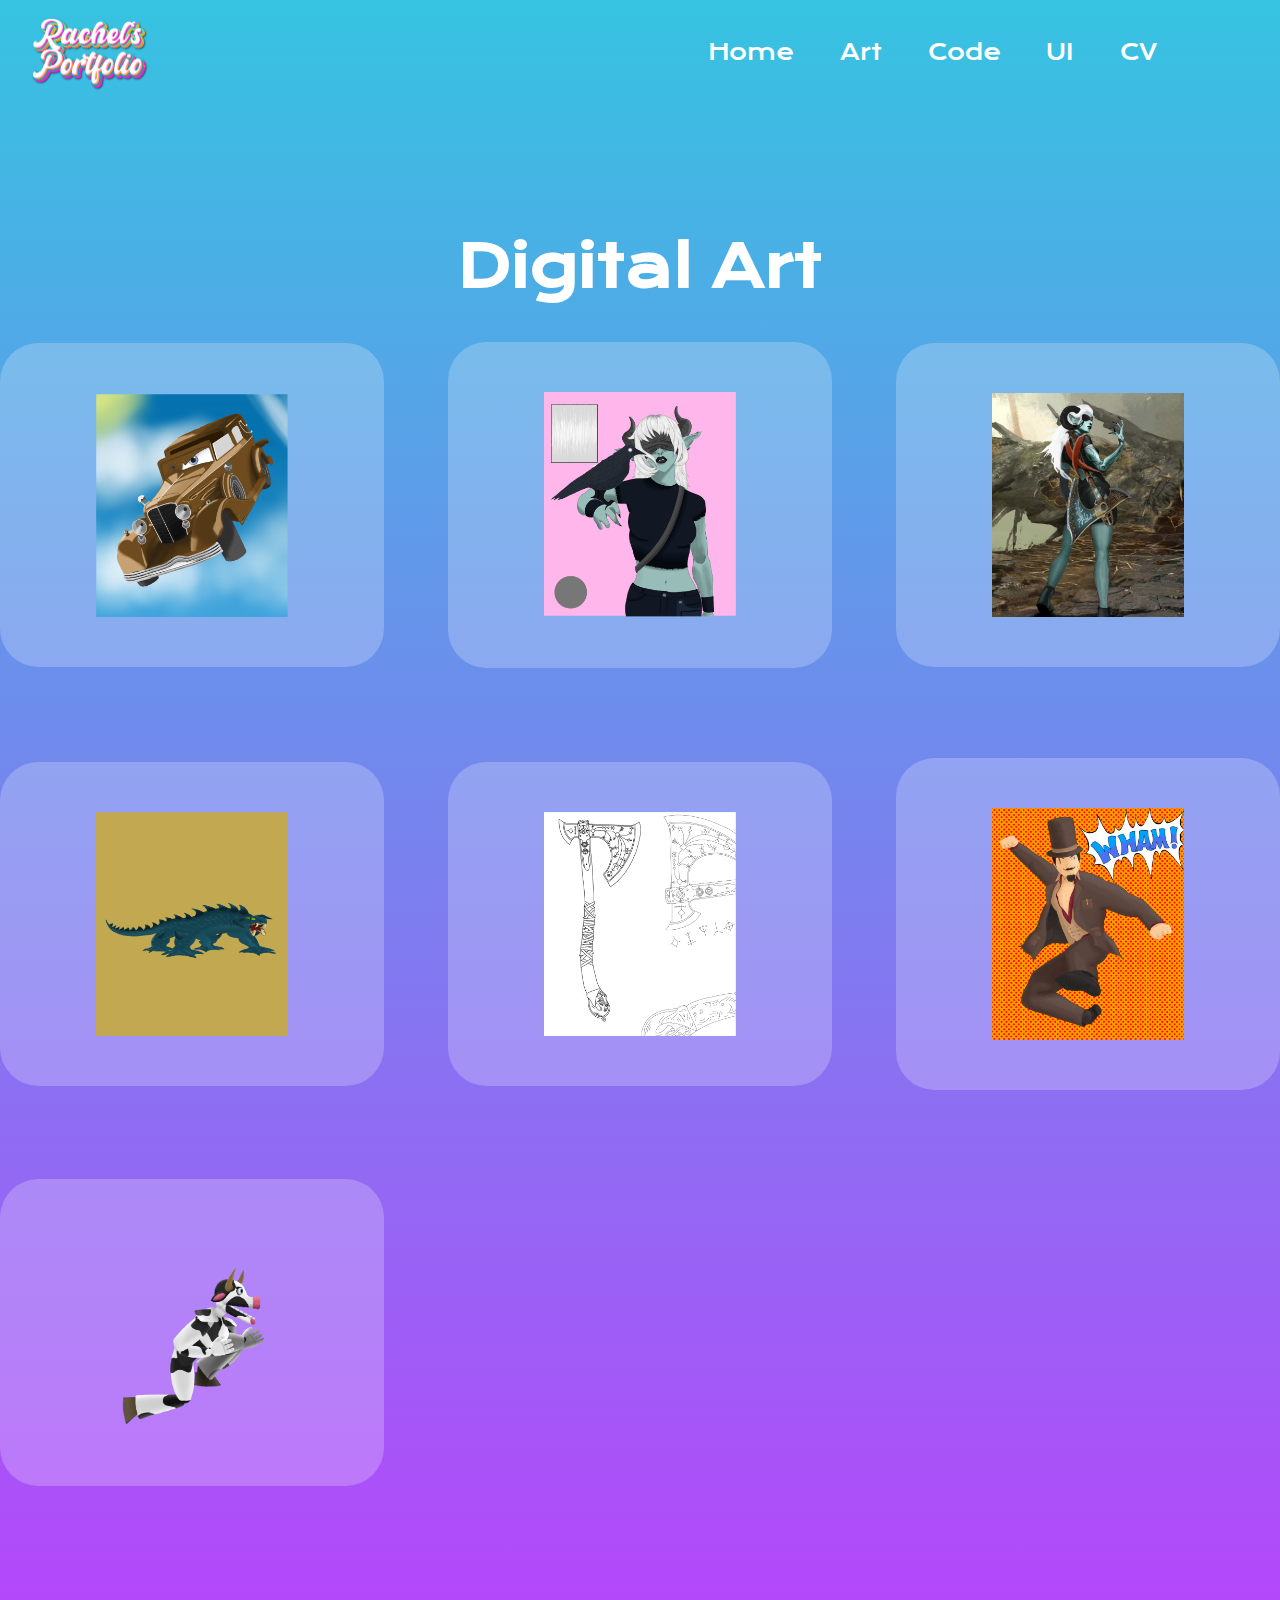
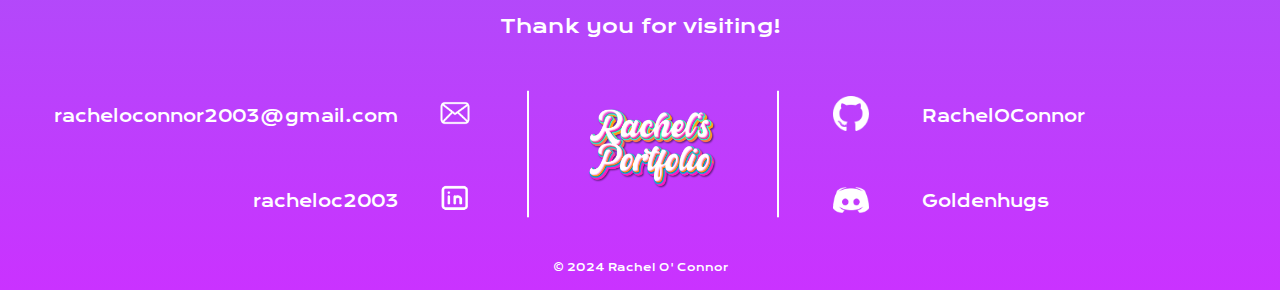
<file: digital.html>
<!DOCTYPE html>
<html lang="en">
    <head>
        <meta charset="UTF-8"> <!-- Specifies the character encoding for the HTML document -->
        <meta name="viewport" content="width=device-width, initial-scale=1.0"> <!-- Ensures proper rendering and touch zooming on mobile devices -->
        <title>Digital Art</title> <!-- The title of the document shown in the browser's title bar or page's tab -->
        <link rel="stylesheet" href="assets/css/screen.css"> <!-- Link to an external CSS file for styling the page -->
        <link rel="stylesheet" href="assets/css/display.css">

        <link rel="preconnect" href="https://fonts.googleapis.com">
        <link rel="preconnect" href="https://fonts.gstatic.com" crossorigin>
        <link href="https://fonts.googleapis.com/css2?family=Krona+One&display=swap" rel="stylesheet">

        <link rel="preconnect" href="https://fonts.googleapis.com">
        <link rel="preconnect" href="https://fonts.gstatic.com" crossorigin>
        <link href="https://fonts.googleapis.com/css2?family=Krub:ital,wght@0,200;0,300;0,400;0,500;0,600;0,700;1,200;1,300;1,400;1,500;1,600;1,700&display=swap" rel="stylesheet">
    </head>
    
    <body>

        <div class="grid-container">

            <!-- Navigation bar -->
            <div class="grid-item">
                <img id="logo" src="assets/img/logo.png" alt="Logo saying Rachel's Portfolio">
            </div>
        
            <div class="grid-item">
                <div class="status-links">
                    <a class="navBar" href="index.html">Home</a>
                    <a class="navBar" href="art.html">Art</a>
                    <a class="navBar" href="code.html">Code</a>
                    <a class="navBar" href="UI.html">UI</a>
                    <a class="navBar" href="">CV</a>
                </div>
            </div>
        
        </div>

        <div class="backButton">
            <img onclick="location.href='2DArt.html'" src="assets/img/backArrow.png" alt="Arrow to return to 2D page">
        </div>

        <section>
            <h1>Digital Art</h1>

            <div class="display-container">

                <div class="piece">
                    <img class="resize" src="assets/img/pixarCarDisplay.png"
                    alt="A brown pixar style car jumping from a plane">
                </div>

                <div class="piece">
                    <img class="resize" src="assets/img/revna-sketch.png"
                    alt="A fantasy woman with horns holding a raven">
                </div>

                <div class="piece">
                    <img class="resize" src="assets/img/revnaPsd.png"
                    alt="A fantasy woman with horns wielding an axe in the woods">
                </div>

                <div class="piece">
                    <img class="resize" src="assets/img/monster.png"
                    alt="A scaled beast with a split jaw, spikes and webbed feet">
                </div>

                <div class="piece">
                    <img class="resize" src="assets/img/axe.png"
                    alt="Drawn outlines of intricate axes">
                </div>

                <div class="piece">
                    <img class="resize" src="assets/img/kick.png"
                    alt="A man in a brown suit and top hat in a flying kick pose">
                </div>

                <div class="piece">
                    <img class="resize" src="assets/img/cow.gif"
                    alt="An animatronic cow running on two legs">
                </div>

            </div>

        </section>

        <section id="pcFooter">

            <h1 style="font-size: 1.5vw; font-weight: lighter; text-align: center;">Thank you for visiting!</h1>

            <div class="footer-container">

                <div class="link1">
                    <p onclick="location.href='mailto:racheloconnor2003@gmail.com'" class="footerFix">racheloconnor2003@gmail.com</p>
                </div>

                <div class="link2">
                    <p onclick="location.href='https://www.linkedin.com/in/rachel-o-060582198/'" class="footerFix">racheloc2003</p>
                </div>

                <div class="line1">
                    <img class="line" src="assets/img/line.png" alt="A decorative dividing line">
                </div>  

                <div class="logo">
                    <img id="footerLogo" src="assets/img/logo.png" alt="Logo saying Rachel's Portfolio">
                </div>  

                <div class="line2">
                    <img class="line" src="assets/img/line.png" alt="A decorative dividing line">
                </div>  

                <div class="link3">
                    <p onclick="location.href='https://github.com/RachelOConnor'" class="footerFix">RachelOConnor</p>
                </div>  

                <div class="link4">
                    <p onclick="location.href='https://discordapp.com/users/536636856822005800'" class="footerFix">Goldenhugs</p>
                </div>  

                <div class="logo1">
                    <img onclick="location.href='mailto:racheloconnor2003@gmail.com'" class="logos" src="assets/img/email.png" alt="Email logo">
                </div>  

                <div class="logo2">
                    <img onclick="location.href='https://www.linkedin.com/in/racheloc2003/'" class="logos" src="assets/img/linkedin.png" alt="LinkedIn logo">
                </div>  

                <div class="logo3">
                    <img onclick="location.href='https://github.com/RachelOConnor'" class="logos" src="assets/img/github.png" alt="Github logo">
                </div> 

                <div class="logo4">
                    <img onclick="location.href='https://discordapp.com/users/536636856822005800'" class="logos" src="assets/img/discord.png" alt="Discord logo">
                </div>
            </div> 
        </section>

        <section id="mobileFooter">
            <h1 style="font-size: 20px; font-weight: lighter; text-align: center; margin-bottom: 8%;">Thank you for visiting!</h1>

            <div class="logos-grid">
                <div class="hamLogo1">
                    <a href='mailto:racheloconnor2003@gmail.com'><img class="logos" src="assets/img/email.png" alt="Email logo"></a>
                </div>

                <div class="hamLogo2">
                    <a href='https://www.linkedin.com/in/rachel-o-060582198/'><img class="logos" src="assets/img/linkedin.png" alt="LinkedIn logo"></a>
                </div>

                <div class="hamLogo3">
                    <a href='https://github.com/RachelOConnor'><img class="logos" src="assets/img/github.png" alt="GitHub logo"></a>
                </div>

                <div class="hamLogo4">
                    <a href='https://discordapp.com/users/536636856822005800'><img class="logos" src="assets/img/discord.png" alt="Discord logo"></a>
                </div>

            </div>
        </section>

        <section>

            <p id="copyright">&#169; 2024 Rachel O' Connor <p>

        </section>

        <script src="assets/js/script.js"></script>
    </body>
</file>
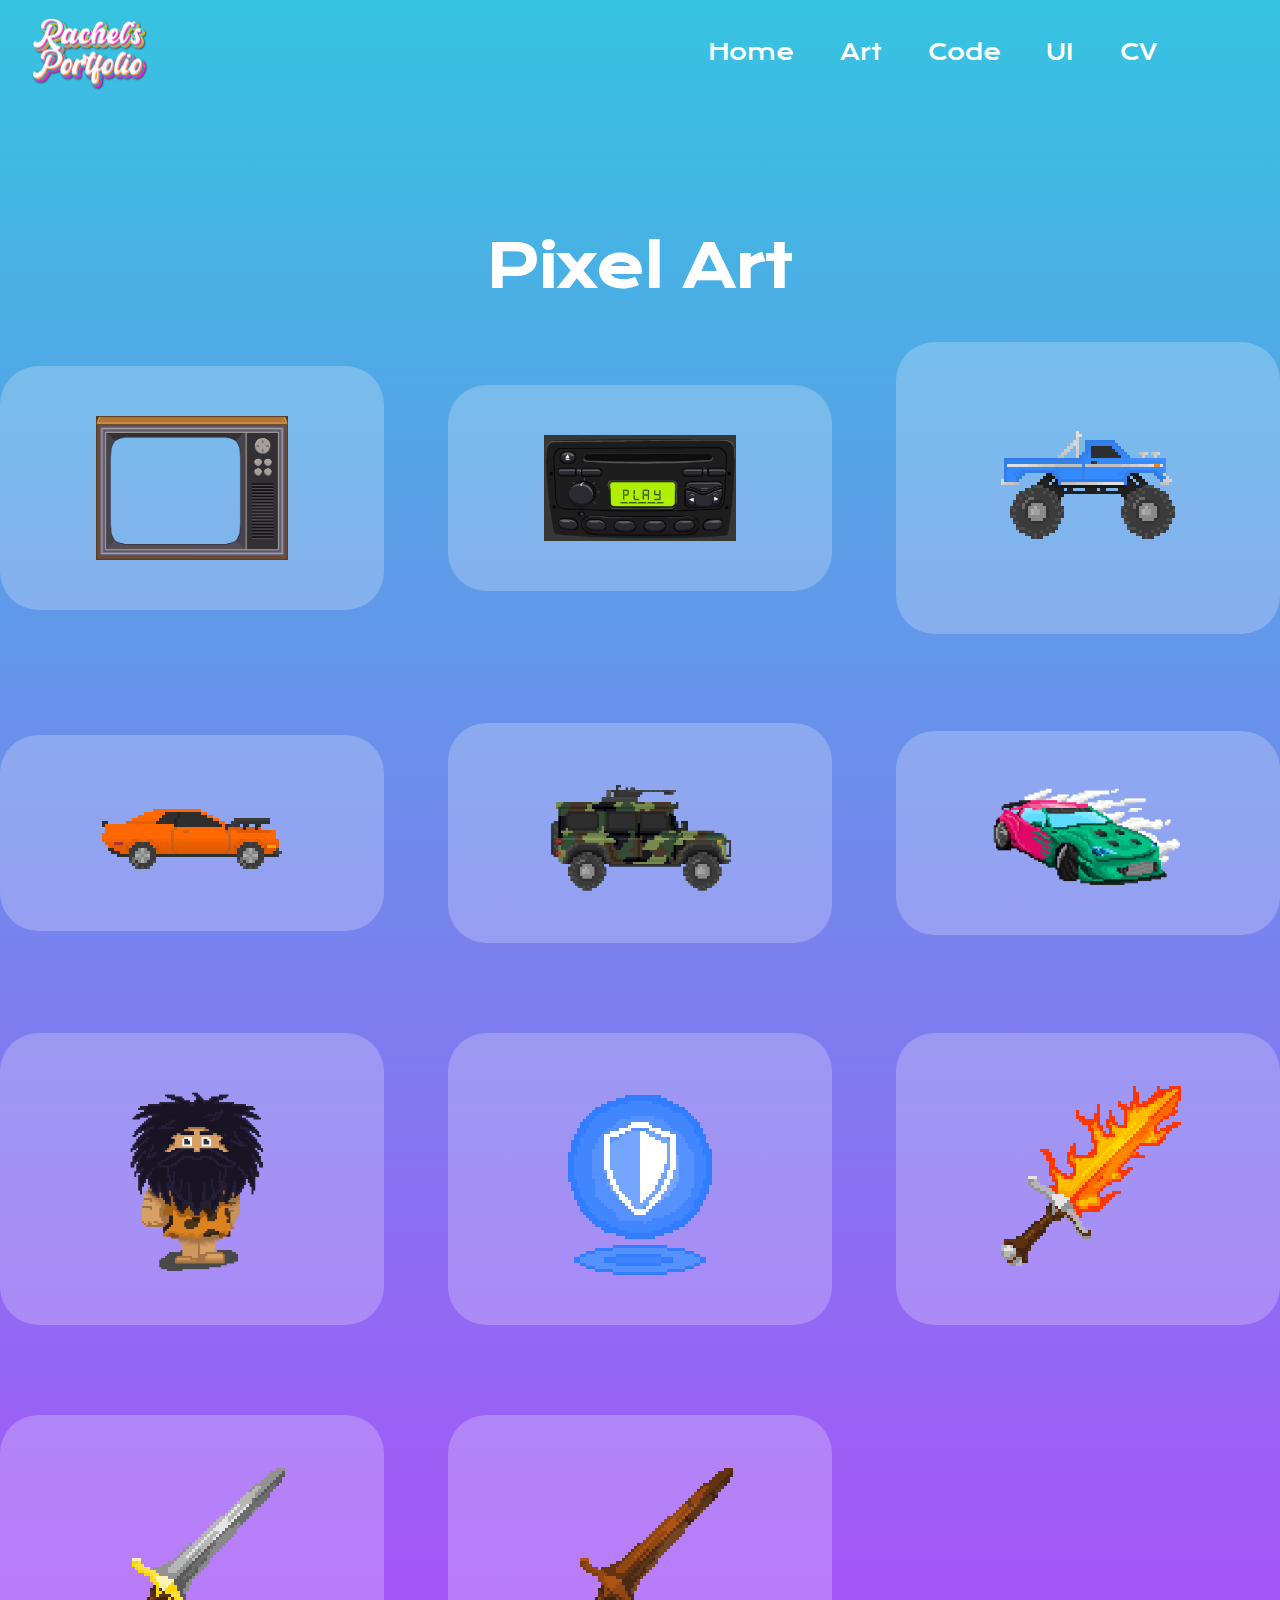
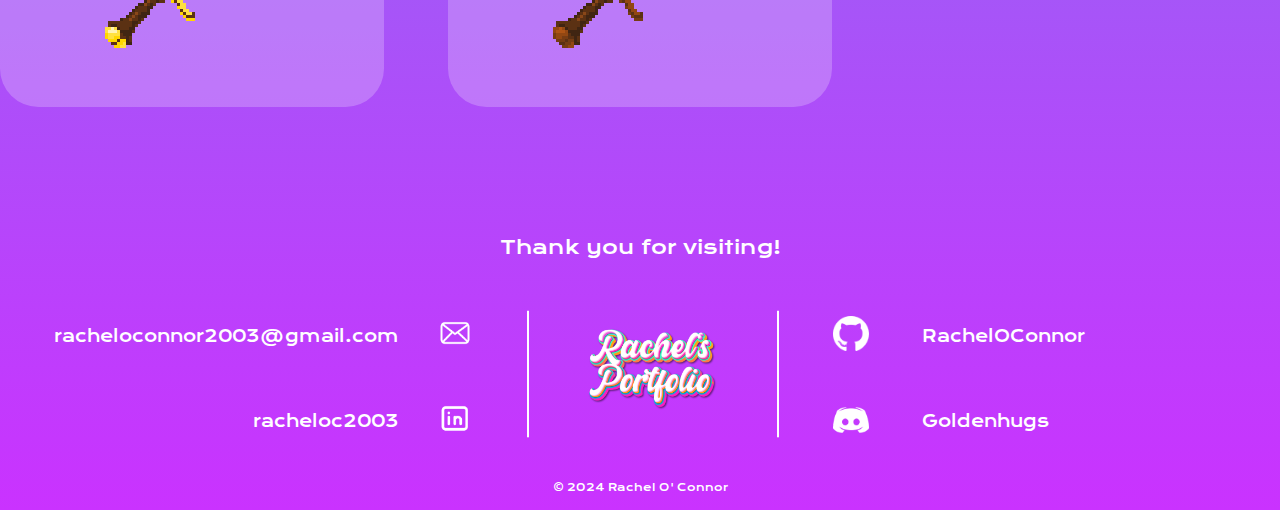
<file: pixel.html>
<!DOCTYPE html>
<html lang="en">
    <head>
        <meta charset="UTF-8"> <!-- Specifies the character encoding for the HTML document -->
        <meta name="viewport" content="width=device-width, initial-scale=1.0"> <!-- Ensures proper rendering and touch zooming on mobile devices -->
        <title>Pixel Art</title> <!-- The title of the document shown in the browser's title bar or page's tab -->
        <link rel="stylesheet" href="assets/css/screen.css"> <!-- Link to an external CSS file for styling the page -->
        <link rel="stylesheet" href="assets/css/display.css">

        <link rel="preconnect" href="https://fonts.googleapis.com">
        <link rel="preconnect" href="https://fonts.gstatic.com" crossorigin>
        <link href="https://fonts.googleapis.com/css2?family=Krona+One&display=swap" rel="stylesheet">

        <link rel="preconnect" href="https://fonts.googleapis.com">
        <link rel="preconnect" href="https://fonts.gstatic.com" crossorigin>
        <link href="https://fonts.googleapis.com/css2?family=Krub:ital,wght@0,200;0,300;0,400;0,500;0,600;0,700;1,200;1,300;1,400;1,500;1,600;1,700&display=swap" rel="stylesheet">
    </head>
    
    <body>

        <div class="grid-container">

            <!-- Navigation bar -->
            <div class="grid-item">
                <img id="logo" src="assets/img/logo.png" alt="Logo saying Rachel's Portfolio">
            </div>
        
            <div class="grid-item">
                <div class="status-links">
                    <a class="navBar" href="index.html">Home</a>
                    <a class="navBar" href="art.html">Art</a>
                    <a class="navBar" href="code.html">Code</a>
                    <a class="navBar" href="UI.html">UI</a>
                    <a class="navBar" href="">CV</a>
                </div>
            </div>
        
        </div>

        <div class="backButton">
            <img onclick="location.href='2DArt.html'" src="assets/img/backArrow.png" alt="Arrow to return to 2D page">
        </div>

        <section>
            <h1>Pixel Art</h1>

            <div class="display-container">

                <div class="piece">
                    <img class="resize" src="assets/img/tv.png"
                    alt="A large pixel TV frame">
                </div>

                <div class="piece">
                    <img class="resize" src="assets/img/menu.png"
                    alt="An old car radio menu screen">
                </div>

                <div class="piece">
                    <img class="resize" src="assets/img/truck.gif"
                    alt="A blue monster truck driving gif">
                </div>

                <div class="piece">
                    <img class="resize" src="assets/img/car.gif"
                    alt="An orange dodge challenger driving gif">
                </div>

                <div class="piece">
                    <img class="resize" src="assets/img/suv.gif"
                    alt="A military land rover defender driving gif">
                </div>

                <div class="piece">
                    <img class="resize" src="assets/img/pixelCar.png"
                    alt="A green and pink toyota 86 drifting">
                </div>

                <div class="piece">
                    <img class="resize" src="assets/img/caveman-front-walk.gif"
                    alt="A caveman with a big bushy beard and hair walking gif">
                </div>

                <div class="piece">
                    <img class="resize" src="assets/img/shield.gif"
                    alt="A pulsing sheild icon gif">
                </div>

                <div class="piece">
                    <img class="resize" src="assets/img/flame-sword.png"
                    alt="A flaming sword">
                </div>

                <div class="piece">
                    <img class="resize" src="assets/img/iron-sword.png"
                    alt="An iron sword">
                </div>

                <div class="piece">
                    <img class="resize" src="assets/img/wood-sword.png"
                    alt="A wooden sword">
                </div>

            </div>

        </section>

        <section id="pcFooter">

            <h1 style="font-size: 1.5vw; font-weight: lighter; text-align: center;">Thank you for visiting!</h1>

            <div class="footer-container">

                <div class="link1">
                    <p onclick="location.href='mailto:racheloconnor2003@gmail.com'" class="footerFix">racheloconnor2003@gmail.com</p>
                </div>

                <div class="link2">
                    <p onclick="location.href='https://www.linkedin.com/in/rachel-o-060582198/'" class="footerFix">racheloc2003</p>
                </div>

                <div class="line1">
                    <img class="line" src="assets/img/line.png" alt="A decorative dividing line">
                </div>  

                <div class="logo">
                    <img id="footerLogo" src="assets/img/logo.png" alt="Logo saying Rachel's Portfolio">
                </div>  

                <div class="line2">
                    <img class="line" src="assets/img/line.png" alt="A decorative dividing line">
                </div>  

                <div class="link3">
                    <p onclick="location.href='https://github.com/RachelOConnor'" class="footerFix">RachelOConnor</p>
                </div>  

                <div class="link4">
                    <p onclick="location.href='https://discordapp.com/users/536636856822005800'" class="footerFix">Goldenhugs</p>
                </div>  

                <div class="logo1">
                    <img onclick="location.href='mailto:racheloconnor2003@gmail.com'" class="logos" src="assets/img/email.png" alt="Email logo">
                </div>  

                <div class="logo2">
                    <img onclick="location.href='https://www.linkedin.com/in/racheloc2003/'" class="logos" src="assets/img/linkedin.png" alt="LinkedIn logo">
                </div>  

                <div class="logo3">
                    <img onclick="location.href='https://github.com/RachelOConnor'" class="logos" src="assets/img/github.png" alt="Github logo">
                </div> 

                <div class="logo4">
                    <img onclick="location.href='https://discordapp.com/users/536636856822005800'" class="logos" src="assets/img/discord.png" alt="Discord logo">
                </div>
            </div> 
        </section>

        <section id="mobileFooter">
            <h1 style="font-size: 20px; font-weight: lighter; text-align: center; margin-bottom: 8%;">Thank you for visiting!</h1>

            <div class="logos-grid">
                <div class="hamLogo1">
                    <a href='mailto:racheloconnor2003@gmail.com'><img class="logos" src="assets/img/email.png" alt="Email logo"></a>
                </div>

                <div class="hamLogo2">
                    <a href='https://www.linkedin.com/in/rachel-o-060582198/'><img class="logos" src="assets/img/linkedin.png" alt="LinkedIn logo"></a>
                </div>

                <div class="hamLogo3">
                    <a href='https://github.com/RachelOConnor'><img class="logos" src="assets/img/github.png" alt="GitHub logo"></a>
                </div>

                <div class="hamLogo4">
                    <a href='https://discordapp.com/users/536636856822005800'><img class="logos" src="assets/img/discord.png" alt="Discord logo"></a>
                </div>

            </div>
        </section>

        <section>

            <p id="copyright">&#169; 2024 Rachel O' Connor <p>

        </section>

        <script src="assets/js/script.js"></script>
    </body>
</file>
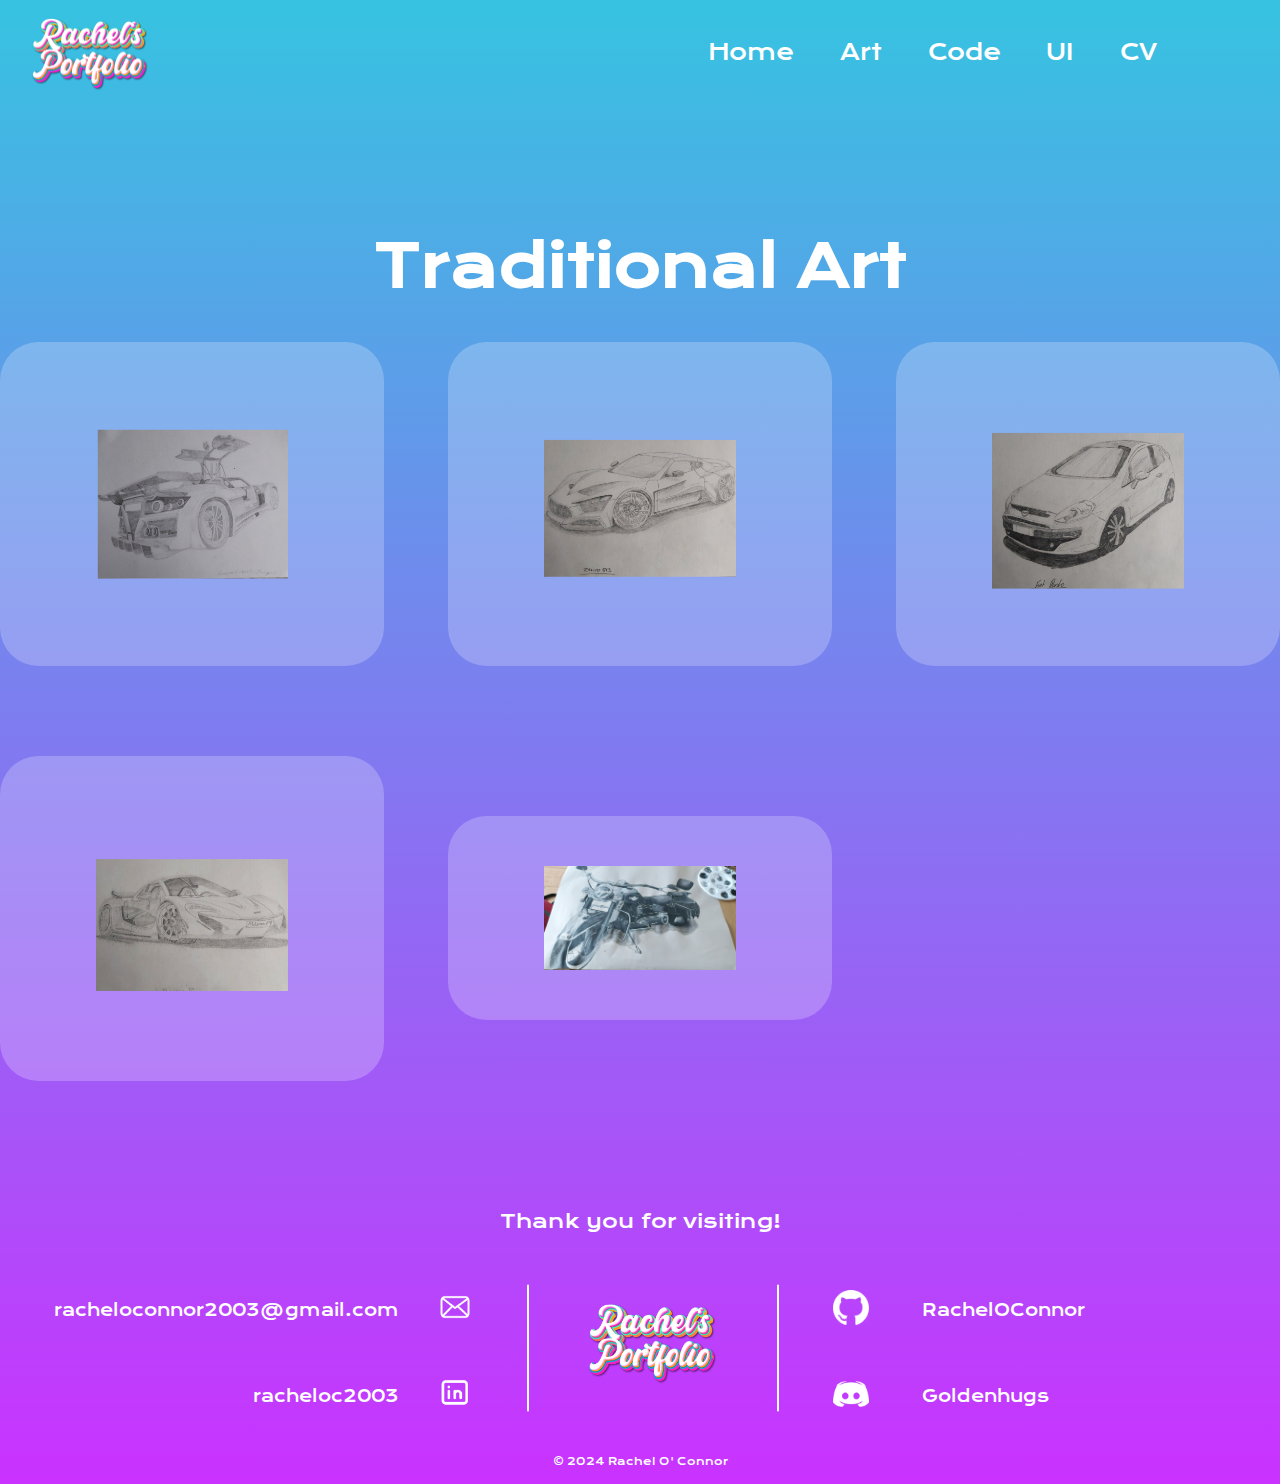
<file: traditional.html>
<!DOCTYPE html>
<html lang="en">
    <head>
        <meta charset="UTF-8"> <!-- Specifies the character encoding for the HTML document -->
        <meta name="viewport" content="width=device-width, initial-scale=1.0"> <!-- Ensures proper rendering and touch zooming on mobile devices -->
        <title>Traditional Art</title> <!-- The title of the document shown in the browser's title bar or page's tab -->
        <link rel="stylesheet" href="assets/css/screen.css"> <!-- Link to an external CSS file for styling the page -->
        <link rel="stylesheet" href="assets/css/display.css">

        <link rel="preconnect" href="https://fonts.googleapis.com">
        <link rel="preconnect" href="https://fonts.gstatic.com" crossorigin>
        <link href="https://fonts.googleapis.com/css2?family=Krona+One&display=swap" rel="stylesheet">

        <link rel="preconnect" href="https://fonts.googleapis.com">
        <link rel="preconnect" href="https://fonts.gstatic.com" crossorigin>
        <link href="https://fonts.googleapis.com/css2?family=Krub:ital,wght@0,200;0,300;0,400;0,500;0,600;0,700;1,200;1,300;1,400;1,500;1,600;1,700&display=swap" rel="stylesheet">
    </head>
    
    <body>

        <div class="grid-container">

            <!-- Navigation bar -->
            <div class="grid-item">
                <img id="logo" src="assets/img/logo.png" alt="Logo saying Rachel's Portfolio">
            </div>
        
            <div class="grid-item">
                <div class="status-links">
                    <a class="navBar" href="index.html">Home</a>
                    <a class="navBar" href="art.html">Art</a>
                    <a class="navBar" href="code.html">Code</a>
                    <a class="navBar" href="UI.html">UI</a>
                    <a class="navBar" href="">CV</a>
                </div>
            </div>
        
        </div>

        <div class="backButton">
            <img onclick="location.href='2DArt.html'" src="assets/img/backArrow.png" alt="Arrow to return to 2D page">
        </div>

        <section>
            <h1>Traditional Art</h1>

            <div class="display-container">

                <div class="piece">
                    <img class="resize" src="assets/img/gumpert.png"
                    alt="A black and white pencil drawing of a Gumpert Apollo Enraged">
                </div>

                <div class="piece">
                    <img class="resize" src="assets/img/zenvo.png"
                    alt="A black and white pencil drawing of a Zenvo ST1">
                </div>

                <div class="piece">
                    <img class="resize" src="assets/img/punto.png"
                    alt="A black and white pencil drawing of a Fiat Punto">
                </div>

                <div class="piece">
                    <img class="resize" src="assets/img/mclaren.png"
                    alt="A black and white pencil drawing of a McLaren P1">
                </div>

                <div class="piece">
                    <img class="resize" src="assets/img/motorbike.png"
                    alt="A black and white watercolour drawing of a Harley Davidson motorbike">
                </div>

            </div>

        </section>

        <section id="pcFooter">

            <h1 style="font-size: 1.5vw; font-weight: lighter; text-align: center;">Thank you for visiting!</h1>

            <div class="footer-container">

                <div class="link1">
                    <p onclick="location.href='mailto:racheloconnor2003@gmail.com'" class="footerFix">racheloconnor2003@gmail.com</p>
                </div>

                <div class="link2">
                    <p onclick="location.href='https://www.linkedin.com/in/rachel-o-060582198/'" class="footerFix">racheloc2003</p>
                </div>

                <div class="line1">
                    <img class="line" src="assets/img/line.png" alt="A decorative dividing line">
                </div>  

                <div class="logo">
                    <img id="footerLogo" src="assets/img/logo.png" alt="Logo saying Rachel's Portfolio">
                </div>  

                <div class="line2">
                    <img class="line" src="assets/img/line.png" alt="A decorative dividing line">
                </div>  

                <div class="link3">
                    <p onclick="location.href='https://github.com/RachelOConnor'" class="footerFix">RachelOConnor</p>
                </div>  

                <div class="link4">
                    <p onclick="location.href='https://discordapp.com/users/536636856822005800'" class="footerFix">Goldenhugs</p>
                </div>  

                <div class="logo1">
                    <img onclick="location.href='mailto:racheloconnor2003@gmail.com'" class="logos" src="assets/img/email.png" alt="Email logo">
                </div>  

                <div class="logo2">
                    <img onclick="location.href='https://www.linkedin.com/in/racheloc2003/'" class="logos" src="assets/img/linkedin.png" alt="LinkedIn logo">
                </div>  

                <div class="logo3">
                    <img onclick="location.href='https://github.com/RachelOConnor'" class="logos" src="assets/img/github.png" alt="Github logo">
                </div> 

                <div class="logo4">
                    <img onclick="location.href='https://discordapp.com/users/536636856822005800'" class="logos" src="assets/img/discord.png" alt="Discord logo">
                </div>
            </div> 
        </section>

        <section id="mobileFooter">
            <h1 style="font-size: 20px; font-weight: lighter; text-align: center; margin-bottom: 8%;">Thank you for visiting!</h1>

            <div class="logos-grid">
                <div class="hamLogo1">
                    <a href='mailto:racheloconnor2003@gmail.com'><img class="logos" src="assets/img/email.png" alt="Email logo"></a>
                </div>

                <div class="hamLogo2">
                    <a href='https://www.linkedin.com/in/rachel-o-060582198/'><img class="logos" src="assets/img/linkedin.png" alt="LinkedIn logo"></a>
                </div>

                <div class="hamLogo3">
                    <a href='https://github.com/RachelOConnor'><img class="logos" src="assets/img/github.png" alt="GitHub logo"></a>
                </div>

                <div class="hamLogo4">
                    <a href='https://discordapp.com/users/536636856822005800'><img class="logos" src="assets/img/discord.png" alt="Discord logo"></a>
                </div>

            </div>
        </section>

        <section>

            <p id="copyright">&#169; 2024 Rachel O' Connor <p>

        </section>

        <script src="assets/js/script.js"></script>
    </body>
</file>
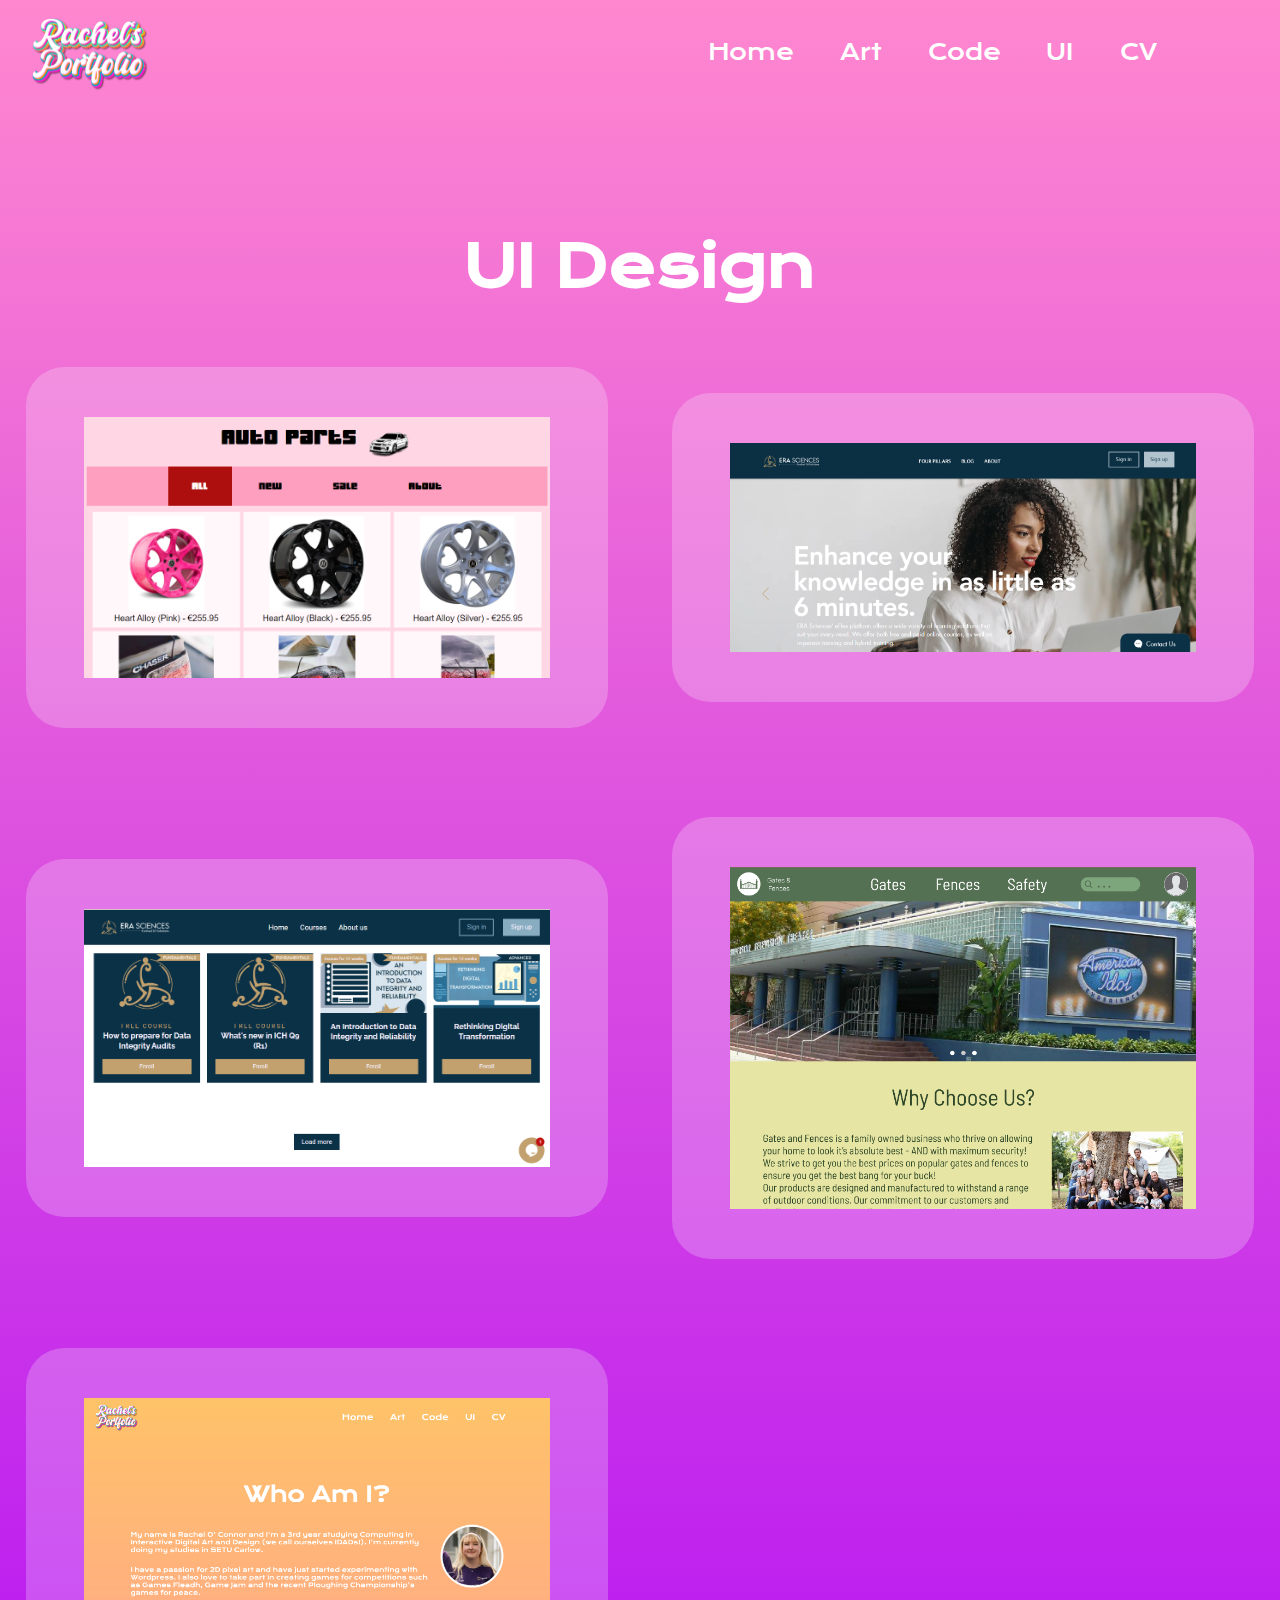
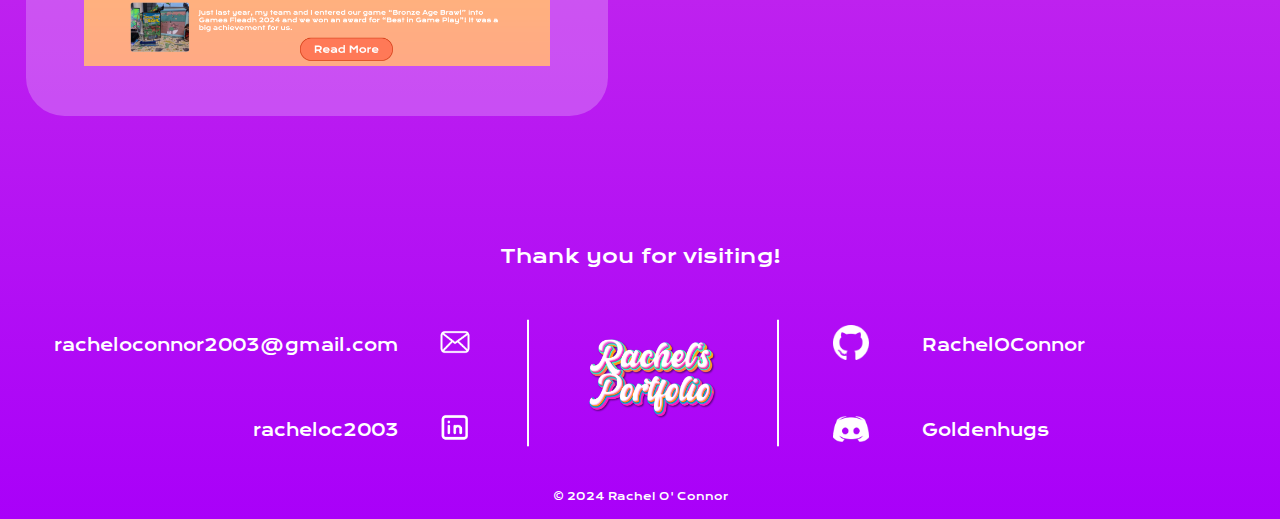
<file: UI.html>
<!DOCTYPE html>
<html lang="en">
    <head>
        <meta charset="UTF-8"> <!-- Specifies the character encoding for the HTML document -->
        <meta name="viewport" content="width=device-width, initial-scale=1.0"> <!-- Ensures proper rendering and touch zooming on mobile devices -->
        <title>UI Design</title> <!-- The title of the document shown in the browser's title bar or page's tab -->
        <link rel="stylesheet" href="assets/css/screen.css"> <!-- Link to an external CSS file for styling the page -->
        <link rel="stylesheet" href="assets/css/display.css">
        <link rel="stylesheet" href="assets/css/UI.css">

        <link rel="preconnect" href="https://fonts.googleapis.com">
        <link rel="preconnect" href="https://fonts.gstatic.com" crossorigin>
        <link href="https://fonts.googleapis.com/css2?family=Krona+One&display=swap" rel="stylesheet">

        <link rel="preconnect" href="https://fonts.googleapis.com">
        <link rel="preconnect" href="https://fonts.gstatic.com" crossorigin>
        <link href="https://fonts.googleapis.com/css2?family=Krub:ital,wght@0,200;0,300;0,400;0,500;0,600;0,700;1,200;1,300;1,400;1,500;1,600;1,700&display=swap" rel="stylesheet">
    </head>
    
    <body>

        <div class="grid-container">

            <!-- Navigation bar -->
            <div class="grid-item">
                <img id="logo" src="assets/img/logo.png" alt="Logo saying Rachel's Portfolio">
            </div>
        
            <div class="grid-item">
                <div class="status-links">
                    <a class="navBar" href="index.html">Home</a>
                    <a class="navBar" href="art.html">Art</a>
                    <a class="navBar" href="code.html">Code</a>
                    <a class="navBar" href="">UI</a>
                    <a class="navBar" href="cv.html">CV</a>
                </div>
            </div>
        
        </div>

        <div id="myNav" class="overlay">
            <a href="javascript:void(0)" class="closebtn" onclick="closeNav()">&times;</a>
            <div class="overlay-content">
                <img id="menulogo" src="assets/img/logo.png" alt="Logo saying Rachel's Portfolio">
                <a class="nav-link" href="index.html">Home</a>
                <a class="nav-link" href="art.html">Art</a>
                <a class="nav-link" href="code.html">Code</a>
                <a class="nav-link" href="cv.html">CV</a>

                <a id="findText" href="#">Find me on:</a>

                <div class="logos-grid">
                    <div class="hamLogo1">
                        <a href='mailto:racheloconnor2003@gmail.com'><img class="navLogos" src="assets/img/email.png" alt="Email logo"></a>
                    </div>

                    <div class="hamLogo2">
                        <a href='https://www.linkedin.com/in/rachel-o-060582198/'><img class="navLogos" src="assets/img/linkedin.png" alt="LinkedIn logo"></a>
                    </div>

                    <div class="hamLogo3">
                        <a href='https://github.com/RachelOConnor'><img class="navLogos" src="assets/img/github.png" alt="GitHub logo"></a>
                    </div>

                    <div class="hamLogo4">
                        <a href='https://discordapp.com/users/536636856822005800'><img class="navLogos" src="assets/img/discord.png" alt="Discord logo"></a>
                    </div>

                </div>
            </div>
        </div>

        <div class="nav-grid">
            <div class="nav1">
                <img id="navLogo" src="assets/img/logo.png" alt="Logo saying Rachel's Portfolio">
            </div>

            <div class="nav2">
                <p id="hamburger" onclick="openNav()"><img src="assets/img/hamburgerIcon.png"></p>
            </div>
        </div>






        <section>
            <h1 style="margin-bottom: 5%;">UI Design</h1>

            <div class="display-container">

                <div class="piece">
                    <img class="resize" onclick="location.href='https://c00284406.candept.com/Practicals/lab5/index.html'" src="assets/img/carSite.png"
                    style="cursor: pointer;" alt="A website selling car parts">
                </div>

                <div class="piece">
                    <img class="resize" onclick="location.href='https://www.erasciences.com/'" src="assets/img/eraHome.png"
                    style="cursor: pointer;" alt="The EraSciences home page">
                </div>

                <div class="piece">
                    <img class="resize" onclick="location.href='https://eflex.erasciences.com/'" src="assets/img/eraCourses.png"
                    style="cursor: pointer;" alt="The eFlex course page from EraSciences">
                </div>

                <div class="piece">
                    <img class="resize" src="assets/img/gatesnfences.png"
                    alt="An improved wireframe of an originally poorly designed site">
                </div>

                <div class="piece">
                    <img class="resize" src="assets/img/PortfolioSite.png"
                    alt="The homepage of this website">
                </div>

            </div>

        </section>

        <section id="pcFooter">

            <h1 style="font-size: 1.5vw; font-weight: lighter; text-align: center;">Thank you for visiting!</h1>

            <div class="footer-container">

                <div class="link1">
                    <p onclick="location.href='mailto:racheloconnor2003@gmail.com'" class="footerFix">racheloconnor2003@gmail.com</p>
                </div>

                <div class="link2">
                    <p onclick="location.href='https://www.linkedin.com/in/rachel-o-060582198/'" class="footerFix">racheloc2003</p>
                </div>

                <div class="line1">
                    <img class="line" src="assets/img/line.png" alt="A decorative dividing line">
                </div>  

                <div class="logo">
                    <img id="footerLogo" src="assets/img/logo.png" alt="Logo saying Rachel's Portfolio">
                </div>  

                <div class="line2">
                    <img class="line" src="assets/img/line.png" alt="A decorative dividing line">
                </div>  

                <div class="link3">
                    <p onclick="location.href='https://github.com/RachelOConnor'" class="footerFix">RachelOConnor</p>
                </div>  

                <div class="link4">
                    <p onclick="location.href='https://discordapp.com/users/536636856822005800'" class="footerFix">Goldenhugs</p>
                </div>  

                <div class="logo1">
                    <img onclick="location.href='mailto:racheloconnor2003@gmail.com'" class="logos" src="assets/img/email.png" alt="Email logo">
                </div>  

                <div class="logo2">
                    <img onclick="location.href='https://www.linkedin.com/in/racheloc2003/'" class="logos" src="assets/img/linkedin.png" alt="LinkedIn logo">
                </div>  

                <div class="logo3">
                    <img onclick="location.href='https://github.com/RachelOConnor'" class="logos" src="assets/img/github.png" alt="Github logo">
                </div> 

                <div class="logo4">
                    <img onclick="location.href='https://discordapp.com/users/536636856822005800'" class="logos" src="assets/img/discord.png" alt="Discord logo">
                </div>
            </div> 
        </section>

        <section id="mobileFooter">
            <h1 style="font-size: 20px; font-weight: lighter; text-align: center; margin-bottom: 8%;">Thank you for visiting!</h1>

            <div class="logos-grid">
                <div class="hamLogo1">
                    <a href='mailto:racheloconnor2003@gmail.com'><img class="logos" src="assets/img/email.png" alt="Email logo"></a>
                </div>

                <div class="hamLogo2">
                    <a href='https://www.linkedin.com/in/rachel-o-060582198/'><img class="logos" src="assets/img/linkedin.png" alt="LinkedIn logo"></a>
                </div>

                <div class="hamLogo3">
                    <a href='https://github.com/RachelOConnor'><img class="logos" src="assets/img/github.png" alt="GitHub logo"></a>
                </div>

                <div class="hamLogo4">
                    <a href='https://discordapp.com/users/536636856822005800'><img class="logos" src="assets/img/discord.png" alt="Discord logo"></a>
                </div>

            </div>
        </section>

        <section>

            <p id="copyright">&#169; 2024 Rachel O' Connor <p>

        </section>

        <script src="assets/js/script.js"></script>
    </body>
</file>
<file: assets/css/screen.css>
.krona-one-regular {
    font-family: "Krona One", sans-serif;
    font-weight: 400;
    font-style: normal;
}

.krub-regular {
    font-family: "Krub", sans-serif;
    font-weight: 400;
    font-style: normal;
}

body {
    background-image: linear-gradient(180deg, #FFC369, #FF69C3);
    background-repeat: no-repeat;
    height:auto;
    margin: 0;

    font: 300 100% "Krona One", sans-serif;
    color: white;
}

.grid-container {
    display: grid;
    grid-template-columns: 1fr 1fr;
}

.status-links{
    width: 40vw; 
    margin: 0 auto;
    padding-top: 3vw;

    a {
        font-size: 1.7vw;
        text-decoration: none;
        color: #ffffff;
        padding-left: 0.2em;
        padding-right: 1.7em;
    }
}

h2{
    cursor:default;
}

#logo{
    width: 20%;
    height: auto;
    margin-left: 2vw;
    margin-top: 0.9svw;
}

#menulogo{
    width: 20%;
    height: auto;
    margin-left: 2vw;
    margin-top: 0.9svw;
}

canvas {
    /* border: 2px solid black; */
    width: 100%;
    height: 100%;
    display: inline-block;
}

.canvas-container{
    margin-top: 0.5vw;
    max-width: 1350px;
    width: 100%;

    text-align: center;
    position: relative;
    overflow: hidden;
}

#restartButton, #startButton{
    position: absolute;
    width: 50vw;
    height: 8vw;
    top: 15vw;
    left: 24vw;
    z-index: 1;

    font-size: 2.5vw;

    visibility: hidden;
}

#startButton{
    position: absolute;
    width: 50vw;
    height: 8vw;
    top: 15vw;
    left: 24vw;
    z-index: 1;

    font-size: 2.5vw;

    visibility: visible;
}

.button{
    background-color:#FF7A57;
    color: white;
    font: 300 100% "Krona One", sans-serif;
    border-radius: 5vw;
    border: 3px solid #D8441E;
}

#scoreCounter{
    font-size: 1.3vw;
}

h1{
    font-size: 4.5vw;
    text-align: center;
}

.item1 { 
    grid-area: text1; 
    margin-right: 2vw;
    margin-left: 10vw;
}

.item2 { 
    grid-area: img2; 
    margin-left: 10vw;
}

.item3 { 
    grid-area: text2; 
    margin-right: 2vw;
    margin-left: 10vw;
}

.item4 { 
    grid-area: img1; 
    margin-right: 10vw;
}

.item5 { 
    grid-area: text3;
    margin-left: 2vw;
    margin-right: 10vw; 
}

.item6 { 
    grid-area: button; 
    margin-right: 10vw;
    text-align: center;
}

.about-container {
    display: grid;
    grid-template-areas:
    'text1 text1 text1 text1 text1 img1'
    'text2 text2 text2 text2 text2 img1'
    'img2 text3 text3 text3 text3 text3'
    'img2 button button button button button';

    /* Uncomment this to separate items */
    /* gap: 5px;  */
}

.about-container > div {
    /* Uncomment to add bg to items */
    /* background-color: rgba(255, 255, 255, 0.4); */

    font-size: 1.3vw;
}

.link1 { 
    grid-area: link1; 
    text-align: right;
}

.link2 { 
    grid-area: link2; 
    text-align: right;
}

.link3 { 
    grid-area: link3; 
    text-align: left;
}

.link4 { 
    grid-area: link4; 
    text-align: left;
}

.line1 { 
    grid-area: line1; 
}

.line2 { 
    grid-area: line2; 
    margin-bottom: 3vw;
}

.logo1{
    grid-area: logo1;
}

.logo2{
    grid-area: logo2;
}

.logo3{
    grid-area: logo3;
}

.logo4{
    grid-area: logo4;
}

.logo { 
    grid-area: logo; 
    margin-top: 1vw;
}

.logos {
    width: 2.8vw;
    height: auto;
    margin-top: 0.5vw;
    cursor: pointer;
}

.footerFix{
    margin-right: 3vw;
    cursor: pointer;
}

#footerLogo{
    width: 11vw;
    height: auto;
}

.line{
    height: 10vw;
}

.footer-container {
    display: grid;
    margin-top: 4vw;
    margin-right: 8vw;
    grid-template-areas:
    'link1 logo1 line1 logo line2 logo3 link3'
    'link2 logo2 line1 logo line2 logo4 link4';

    /* Uncomment this to separate items */
    /* gap: 5px;  */
}

.art1{
    grid-area: title;
    margin-left: 7vw;
}

.art2{
    grid-area: text;
    margin-left: 7vw;
}

.art3{
    grid-area: button;
    margin-left: 7vw;
}

.art4{
    grid-area: carousel;
    margin-left: 2vw;
    margin-right: 7vw;
}

#more-ui{
    width: 20vw;
    height: 5vw;

    font-size: 1.5vw;
    padding-bottom: 1vw;
    text-align: left;
    padding-left: 3vw;
}

#more-2d{
    width: 20vw;
    height: 5vw;

    font-size: 1.5vw;
    padding-bottom: 1vw;
    text-align: left;
    padding-left: 3vw;
}

#more-3d{
    width: 20vw;
    height: 5vw;

    font-size: 1.5vw;
    padding-bottom: 1vw;
    text-align: left;
    padding-left: 3vw;
}

.arrowAdjust{
    margin-bottom: -1.4vw;
    width: 4vw;
    height: auto;
    margin-left: 0vw;
}

.art-container{
    display: grid;
    grid-template-areas:
    'title title title carousel carousel carousel'
    'text text text carousel carousel carousel'
    'button button button carousel carousel carousel';
}

.artTitle{
    text-align: left;
}

.resize{
    max-width: 40vw;
    height: auto;
}

#copyright{
    font-size: 0.8vw;
    text-align: center;
}

.aboutpics{
    width: 16vw;
    height: 15vw;
}

#readMore{
    width: 20vw;
    height: 5vw;

    font-size: 2vw;
}

.button:hover{
    background-color:#b83f21;
    border: 3px solid #8d2207;
    cursor: pointer;
}

h1, p{
    cursor: default;
}

section{
    margin-top: 10%;
}

#resizeSUV{
    /* max-width: 18vw; */
    margin-top: 3vw;
}

.text{
    margin-left: 10vw;
    margin-right: 10vw;
    text-align: center;
}

.nav1 { 
    grid-area: nav1; 
    text-align: left;
    margin-top: 0%;
}

.nav2 { 
    grid-area: nav2; 
    text-align: right;
    margin-top: 0%;
}

.nav-grid{
    display: grid;
    margin-top: -8%;

    grid-template-areas: 
    'nav1 nav2';
}

.hamLogo1 { 
    grid-area: logo1; 
}

.hamLogo2 { 
    grid-area: logo2; 
}

.hamLogo3 { 
    grid-area: logo3; 
}

.hamLogo4 { 
    grid-area: logo4; 
}

.logos-grid{
    display: grid;
    margin-top: 0%;

    grid-template-areas: 
    'logo1 logo2 logo3 logo4';
}

#findText{
    margin-top: 10%;
    font-size: 3vw;
}

#navLogo{
    width: 110px;
    height: 80px;
    margin-top: 50px;
}

#hamburger{
    font-size:50px;
    cursor:pointer;
    margin-bottom: 0px;

    width: 13vw;
    height: auto;
}

.overlay {
    height: 100%;
    width: 0;
    position: fixed;
    z-index: 2;
    top: 0;
    left: 0;
    background-image: linear-gradient(180deg,#FFC369, #FF69C3);
    overflow-x: hidden;
    transition: 0.5s;
}

.overlay-content {
    position: relative;
    top: 10%;
    width: 100%;
    text-align: center;
}

.overlay a {
    padding: 15px;
    text-decoration: none;
    font-size: 4vw;
    color: #ffffff;
    display: block;
    transition: 0.3s;
}

.overlay .closebtn {
    position: absolute;
    right: 15px;
    font-size: 50px;
}

img{
    max-width: 100%;
}

.aboutpics{
    width: 20vw;
    height: auto;
}

.navBar:hover, .nav-link:hover, .hamLogo1:hover, .hamLogo2:hover
, .hamLogo3:hover, .hamLogo4:hover{
    opacity: 0.4;
}

@media screen and (min-width: 1350px){
    
    .art2{
        font-size: 1.25vw;
    }

    .canvas-container{
        margin-top: 0.5vw;
        max-width: 1900px;
        width: 100%;
    
        text-align: center;
        position: relative;
        overflow: hidden;
    }

        /* create underline element */
    /* .navBar:last-child{

        &:after {
            display: block;
            content: '';
            height: 2px;
            width: 4em;
            background-color: #ffffff;
            right: 0;
            left: 55.8vw;
            position: absolute;
            margin-top: 10px;
            transition: .4s ease-in-out;
        }
    } */
    
    /* slide underline (pseudo element) on hover state */
    /* .navBar:hover { */
        
        /* 2d link */
        /* &:nth-child(2) ~ :last-child:after { 
            margin-left: 8.9%;
        } */
        
        /* 3d link */
        /* &:nth-child(3) ~ :last-child:after { 
            margin-left: 16.2%;
        } */
        
        /* ui link */
        /* &:nth-child(4) ~ :last-child:after { 
            margin-left: 23%;
        }
         */
        /* cv link */
        /* &:last-child:after{ 
            margin-left: 29.8%;
        }
        } */
    
        .grid-container{
            visibility: visible;
        }
    
        .overlay{
            visibility: hidden;
            display: none;
        }
    
        #hamburger{
            visibility: hidden;
            display: none;
        }
    
        #navLogo{
            visibility: hidden;
            display: none;
        }
    
        #pcFooter{
            visibility: visible;
            margin-bottom: -10%;
        }
    
        #mobileFooter{
            visibility: hidden;
            display: none;
        }
    
        .nav-grid{
            visibility: hidden;
            display: none;
        }

}


@media screen and (min-width: 800px) and (max-width: 1350px) {

        /* create underline element */
    /* .navBar:last-child{

        &:after {
            display: block;
            content: '';
            height: 2px;
            width: 4em;
            background-color: #ffffff;
            right: 0;
            left: 55.8vw;
            position: absolute;
            margin-top: 10px;
            transition: .4s ease-in-out;
        }
    } */

/* slide underline (pseudo element) on hover state */
/* .navBar:hover { */
    
    /* 2d link */
    /* &:nth-child(2) ~ :last-child:after { 
        margin-left: 8.9%;
    } */
    
    /* 3d link */
    /* &:nth-child(3) ~ :last-child:after { 
        margin-left: 16.2%;
    }
     */
    /* ui link */
    /* &:nth-child(4) ~ :last-child:after { 
        margin-left: 23%;
    } */
    
    /* cv link */
    /* &:last-child:after{ 
        margin-left: 29.8%;
    }
    } */

    .grid-container{
        visibility: visible;
    }

    .overlay{
        visibility: hidden;
    }

    #hamburger{
        visibility: hidden;
    }

    #navLogo{
        visibility: hidden;
    }

    #pcFooter{
        visibility: visible;
        margin-bottom: -10%;
    }

    #mobileFooter{
        visibility: hidden;
        display: none;
    }

    .nav-grid{
        visibility: hidden;
        display: none;
    }

}

@media screen and  (max-width: 800px) {

    html body{
        width: 100%;
        margin: 0; 
        padding: 0;
        overflow-x: hidden;
    }

    .nav2 { 
        margin-left:60vw;
    }

    h1{
        font-size: 10vw;
    }

    .footerFix{
        font-size: 10px;
    }

    .logos{
        width: 50px;
        height: 50px;
    }

    #pcFooter{
        visibility: hidden;
    }

    #mobileFooter{
        visibility: visible;
        text-align: center;
        margin-top: -30%;
    }

    #copyright{
        font-size: 10px;
        text-align: center;
    }

    #hamburger{
        visibility: visible;
        color: white;
    }

    .overlay{
        visibility: visible;
        max-width: 100%;
    }

    #navLogo{
        visibility: visible;
        width: 70vw;
        height: auto;
    }

    #menulogo{
        width: 30vw;
        height: auto;
        margin-bottom: 10vw;
    }

    .navLogos{
        width: 40px;
        height: 40px;
    }

    #logo{
        width: 130px;
        height: auto;
        margin-bottom: 10px;
    }

    #findText{
        cursor: default;
        margin-top: 15vw;
    }

    .grid-container{
        visibility: hidden;
        display: none;
    }

    #restartButton, #startButton{
        height: 10vw;
        top: 19vw;
        font-size: 3.5vw;
    }

    #scoreCounter{
        font-size: 2.5vw;
    }

    .about-container > div {
        /* Uncomment to add bg to items */
        /* background-color: rgba(255, 255, 255, 0.4); */
    
        font-size: 2.5vw;
    }

    .about-container {
        display: grid;
        grid-template-areas:
        'text1 text1 text1 text1 text1 img1'
        'text2 text2 text2 text2 text2 img1'
        'img2 text3 text3 text3 text3 text3'
        'button button button button button button';
    }

    .item4{
        margin-top: -5vw;
    }

    .item1{
        margin-right: 3vw;
    }

    .item5{
        margin-right: 7vw;
        margin-left: 7vw;
        margin-top: 6vw;
        text-align: right;
    }

    .item2{
        margin-left: 3vw;
    }

    .aboutpics{
        width: 30vw;
        height: auto;
        padding: 7vw;
    }

    .item2{
        margin-top: 3.5vw;
    }

    .item4{
        margin-top: 2vw;
    }

    #readMore{
        margin-top: 5%;
        width: 50vw;
        height: 10vw;
    
        font-size: 3.5vw;
    }

    .art-container{
        display: grid;
        text-align: center;
        grid-template-areas:
        'title'
        'text'
        'carousel' 
        'button';
    }

    .artTitle{
        text-align: center;
        margin-bottom: 0%;
    }

    .resize{
        max-width: 80vw;
        height: auto;
    }

    .art1{
        margin: 0%;
    }
    
    .art2{
        margin-left: 2vw;
        margin-right: 2vw;
    }

    .art3{
        margin:0%;
    }

    #more-art{
        margin-top: 6vw;
        width: 40vw;
        height: 10vw;
    
        font-size: 3vw;
        padding-bottom: 1vw;
        text-align: left;
        padding-left: 6vw;
    }
    
    .arrowAdjust{
        margin-bottom: -2.2vw;
        width: 7vw;
        height: auto;
    }

    #more-2d{
        margin-top: 4vw;
        width: 40vw;
        height: 10vw;
        margin-right: 4vw;
        font-size: 3.5vw;
    }

    #more-3d{
        margin-top: 4vw;
        width: 40vw;
        height: 10vw;
        margin-right: 4vw;
        font-size: 3.5vw;
    }

    #more-ui{
        margin-top: 4vw;
        width: 40vw;
        height: 10vw;
        margin-right: 4vw;
        font-size: 3.5vw;
    }
}
</file>
<file: assets/css/2D3D.css>
body{
    background-image: linear-gradient(180deg, #36C3E1, #CA32FF);
    height: auto;
}


.flex-container {
    display: flex;
    text-align: center;
    justify-content: center;
}

.artButton{
    height: 13vw;
    width: 29vw;
    margin: 1.5vw;
    margin-bottom: 0%;
    background-color: rgba(37, 104, 163, 0.233);
    text-align: left;
    border-radius: 2vw;
}

button{
    background-color: transparent;
    border: none;

    font-family: "Krona One", sans-serif;
    font-size: 2vw;
    color: white;

    padding-top: 9.5vw;
    padding-left: 1vw;

    display: flex;
}

.arrow{
    margin-top: -1.5vw;

    display: flex;
}

#tradButton{
    background-image: linear-gradient(180deg, #3838383d,#3838383d), url('../../assets/img/motorbike.png');
    background-size: cover;
    background-repeat: no-repeat;
    background-position: center;
}
#tradButton:hover{
    background-image: linear-gradient(180deg, #ffffff00, #000000), url('../../assets/img/motorbike.png');
}
#tradArrow{
    margin-left: 3.5vw;
}

#pixelButton{
    background-image: url('../../assets/img/pixelCar.png');
    background-size: contain;
    background-repeat: no-repeat;
    background-position: center;
}
#pixelButton:hover{
    background-image: linear-gradient(180deg, #ffffff00, #000000), url('../../assets/img/pixelCar.png');
}
#pixelArrow{
    margin-left: 11vw;
}

#digitalButton{
    background-image: url('../../assets/img/pixarCar.png');
    background-size: cover;
    background-position: center;
}
#digitalButton:hover{
    background-image: linear-gradient(180deg, #ffffff00, #000000), url('../../assets/img/pixarCar.png');
}
#digitalArrow{
    margin-left: 9vw;
}

.overlay {
    background-image: linear-gradient(180deg, #36C3E1, #CA32FF);
}





@media screen and (min-width: 800px) {
    .grid-container{
        visibility: visible;
    }

    .overlay{
        visibility: hidden;
    }

    #hamburger{
        visibility: hidden;
    }

    #navLogo{
        visibility: hidden;
    }

    #pcFooter{
        visibility: visible;
    }

    #mobileFooter{
        visibility: hidden;
    }

    /* 2d link */
    .navBar:last-child{
        &:after {
            left: 64.5vw;
        }
        }
        
        /* slide underline (pseudo element) on hover state */
        .navBar:hover {
        
            /* home link */
            &:first-child ~ :last-child:after { 
                margin-left: -9%; 
            }
            
            /* 2d link */
            &:nth-child(2) ~ :last-child:after { 
                margin-left: 0%;
            }

            /* 3d link */
            &:nth-child(3) ~ :last-child:after { 
                margin-left: 7.5%;
            }
            
            /* ui link */
            &:nth-child(4) ~ :last-child:after { 
                margin-left: 14%;
            }
            
            /* cv link */
            &:last-child:after{ 
                margin-left: 21%;
            }
        }
}

@media screen and (max-width: 800px) {
    .flex-container {
        display: block;
        margin-left: 8vw;
    }

    .artButton{
        height: 30vw;
        width: 80vw;
        margin-top: 7vw;
    }

    .grid-container{
        visibility: hidden;
    }

    button{
        padding-top: 25%;
        font-size: 6vw;
    }

    .arrow{
        margin-top: -2.5vw;
        width: 15vw;
    }

    .backButton{
        visibility: visible;
        cursor: pointer;
        margin-top: 8vw;
    }

    #hamburger{
        margin-left: 17vw;;
    }
    
    #digitalArrow{
        margin-left: 24vw;
    }
    #pixelArrow{
        margin-left: 30vw;
    }
    #tradArrow{
        margin-left: 6vw;
    }
}

@media screen and (min-width: 800px) {

    .grid-container{
        visibility: visible;
    }

    .arrow{
        margin-top: -1.5vw;
        width: 5vw;
    }
    
    #digitalArrow{
        margin-left: 9vw;
    }
    #pixelArrow{
        margin-left: 11vw;
    }
    #tradArrow{
        margin-left: 3vw;
    }
}
</file>
<file: assets/css/display.css>
body{
    background-image: linear-gradient(180deg, #36C3E1, #CA32FF);
    height: auto;
}

.display-container{
    display: grid;
    align-items: center;
    grid-template-columns: auto auto auto;
    grid-gap: 7vw 5vw;
}

.resize{
    height: auto;
    width: 50%;
    padding: 50px;
    margin-left: auto;
    margin-right: auto;

    display: block;
}

.landscape{
    height: auto;
    width: 45vw;
}

.piece{
    background-color: rgba(255, 255, 255, 0.226); 
    border-radius: 3vw; 
    width: 100%;
}

.descText{
    padding-left: 8vw;
    padding-right: 8vw;
    text-align: center;
    margin-top: 0;
}

@media screen and (min-width: 1375px){
    .display-container{
        display: grid;
        /* margin-left: 4vw; */
        align-items: center;
        grid-template-columns: auto auto auto;
        grid-gap: 7vw 5vw;
    }

    .backButton{
        visibility: hidden;
        display: none;
    }

    /* 2d link */
    .navBar:last-child{
        &:after {
            left: 64.9vw;
        }
        }
        
        /* slide underline (pseudo element) on hover state */
        .navBar:hover {
        
            /* home link */
            &:first-child ~ :last-child:after { 
                margin-left: -8.9%; 
            }
            
            /* 2d link */
            &:nth-child(2) ~ :last-child:after { 
                margin-left: 0%;
            }

            /* 3d link */
            &:nth-child(3) ~ :last-child:after { 
                margin-left: 7.5%;
            }
            
            /* ui link */
            &:nth-child(4) ~ :last-child:after { 
                margin-left: 14%;
            }
            
            /* cv link */
            &:last-child:after{ 
                margin-left: 21%;
            }
        }
}

@media screen and (min-width: 800px) and (max-width: 1375px) {
    .grid-container{
        visibility: visible;
    }

    .backButton{
        visibility: hidden;
        display: none;
    }

    #pcFooter{
        visibility: visible;
    }

    #mobileFooter{
        visibility: hidden;
    }

  /* 2d link */
.navBar:last-child{
    &:after {
        left: 64.5vw;
    }
    }
    
    /* slide underline (pseudo element) on hover state */
    .navBar:hover {
    
        /* home link */
        &:first-child ~ :last-child:after { 
            margin-left: -9%; 
        }
        
        /* 2d link */
        &:nth-child(2) ~ :last-child:after { 
            margin-left: 0%;
        }

        /* 3d link */
        &:nth-child(3) ~ :last-child:after { 
            margin-left: 7.5%;
        }
        
        /* ui link */
        &:nth-child(4) ~ :last-child:after { 
            margin-left: 14%;
        }
        
        /* cv link */
        &:last-child:after{ 
            margin-left: 21%;
        }
    }
}

@media screen and (max-width: 800px) {

    .piece{
        background-color: rgba(255, 255, 255, 0.226); 
        border-radius: 3vw; 
    }

    .backButton{
        visibility: visible;
        cursor: pointer;
    }

    .grid-container{
        visibility: hidden;
    }

    .display-container{
        align-items: center;
        grid-template-columns: auto ;
        grid-gap: 7vw;
        margin-left: 4vw;
        margin-right: 4vw;
    }

    /* .display-container{
        grid-row-gap: 3vw;
        grid-template-columns: 1fr;
        margin-right: 5%;
    } */

    .resize{
        height: auto;
        width: 40vw;
        border-radius: 3vw;
    }

    .landscape{
        height: auto;
        width: 70vw;
        border-radius: 3vw;
    }
}
</file>
<file: assets/css/art.css>
body{
    background-image: linear-gradient(180deg, #36C3E1, #CA32FF);
    height: auto;
}


.flex-container {
    display: flex;
    text-align: center;
    justify-content: center;
}

.artButton{
    height: 13vw;
    width: 29vw;
    margin: 1.5vw;
    margin-bottom: 0%;
    background-color: rgba(37, 104, 163, 0.233);
    text-align: left;
    border-radius: 2vw;
}

button{
    background-color: transparent;
    border: none;

    font-family: "Krona One", sans-serif;
    font-size: 2vw;
    color: white;

    padding-top: 9.5vw;
    padding-left: 1vw;

    display: flex;
}

.arrow{
    margin-top: -1.5vw;

    display: flex;
}

#twodButton{
    background-image: linear-gradient(180deg, #3838383d,#3838383d), url('../../assets/img/pixelCar.png');
    background-size: contain;
    background-repeat: no-repeat;
    background-position: center;
}
#twodButton:hover{
    background-image: linear-gradient(180deg, #ffffff00, #000000), url('../../assets/img/pixelCar.png');
}
#twodArrow{
    margin-left: 14vw;
}

#threedButton{
    background-image: url('../../assets/img/wompGlass.png');
    background-size: cover;
    background-repeat: no-repeat;
    background-position: center;
}
#threedButton:hover{
    background-image: linear-gradient(180deg, #ffffff00, #000000), url('../../assets/img/wompGlass.png');
}
#threedArrow{
    margin-left: 14vw;
}

.overlay {
    background-image: linear-gradient(180deg, #36C3E1, #CA32FF);
}

@media screen and (min-width: 800px) {
    .grid-container{
        visibility: visible;
    }

    .overlay{
        visibility: hidden;
    }

    #hamburger{
        visibility: hidden;
    }

    #navLogo{
        visibility: hidden;
    }

    #pcFooter{
        visibility: visible;
    }

    #mobileFooter{
        visibility: hidden;
    }

    /* 2d link */
    .navBar:last-child{
        &:after {
            left: 64.5vw;
        }
        }
        
        /* slide underline (pseudo element) on hover state */
        .navBar:hover {
        
            /* home link */
            &:first-child ~ :last-child:after { 
                margin-left: -9%; 
            }
            
            /* 2d link */
            &:nth-child(2) ~ :last-child:after { 
                margin-left: 0%;
            }

            /* 3d link */
            &:nth-child(3) ~ :last-child:after { 
                margin-left: 7.5%;
            }
            
            /* ui link */
            &:nth-child(4) ~ :last-child:after { 
                margin-left: 14%;
            }
            
            /* cv link */
            &:last-child:after{ 
                margin-left: 21%;
            }
        }
}

@media screen and (max-width: 800px) {
    .flex-container {
        display: block;
        margin-left: 8vw;
    }

    .artButton{
        height: 30vw;
        width: 80vw;
        margin-top: 7vw;
    }

    .grid-container{
        visibility: hidden;
    }

    button{
        padding-top: 25%;
        font-size: 6vw;
    }

    .arrow{
        margin-top: -2.5vw;
        width: 15vw;
    }
    
    #twodArrow{
        margin-left: 38vw;
    }
    #threedArrow{
        margin-left: 38vw;
    }
}

@media screen and (min-width: 800px) {

    .grid-container{
        visibility: visible;
    }

    .arrow{
        margin-top: -1.5vw;
        width: 5vw;
    }
}
</file>
<file: assets/css/code.css>
body{
    background-image: linear-gradient(180deg, #36E166, #1cae2f);
    height: auto;
}

.overlay {
    background-image: linear-gradient(180deg, #36E166, #1cae2f);
}

@media screen and (min-width: 800px) {
    .grid-container{
        visibility: visible;
    }

    .overlay{
        visibility: hidden;
    }

    #hamburger{
        visibility: hidden;
    }

    #navLogo{
        visibility: hidden;
    }

    #pcFooter{
        visibility: visible;
    }

    #mobileFooter{
        visibility: hidden;
    }

    /* 2d link */
    .navBar:last-child{
        &:after {
            left: 72vw;
        }
        }
        
        /* slide underline (pseudo element) on hover state */
        .navBar:hover {
        
            /* home link */
            &:first-child ~ :last-child:after { 
                margin-left: -16.5%; 
            }
            
            /* 2d link */
            &:nth-child(2) ~ :last-child:after { 
                margin-left: -7.5%;
            }

            /* 3d link */
            &:nth-child(3) ~ :last-child:after { 
                margin-left: 0%;
            }
            
            /* ui link */
            &:nth-child(4) ~ :last-child:after { 
                margin-left: 6.5%;
            }
            
            /* cv link */
            &:last-child:after{ 
                margin-left: 13%;
            }
        }
}

@media screen and (max-width: 800px) {
    .flex-container {
        display: block;
        margin-left: 8vw;
    }
}
</file>
<file: assets/css/about.css>
body{
    background-image: linear-gradient(180deg, #FF89C2, #66D771);
    height: auto;
}

.item5 { 
    margin-top: 3vw;
}

.item6 { 
    grid-area: text4; 
    margin-left: 10vw;
    text-align: left;
}

.item7 { 
    grid-area: text5; 
    margin-left: 10vw;
    text-align: left;
    margin-right: 1vw;
}

.item8 { 
    grid-area: img3; 
    margin-right: 10vw;
    text-align: right;
}


.about-container {
    display: grid;
    grid-template-areas:
    'text1 text1 text1 text1 text1 img1'
    'text2 text2 text2 text2 text2 img1'
    'img2 text3 text3 text3 text3 text3'
    'text4 text4 text4 text4 text4 img3'
    'text5 text5 text5 text5 text5 img3';

    /* Uncomment this to separate items */
    /* gap: 5px;  */
}

#cvPDF{
    margin-left: 30%;
    margin-top: 2vw;
}

.greenButton{
    color: white;
    background-color: #80DE7E;
    border-radius: 1vw;
    text-align: center;
    border: 1px solid #979797;
    font-family: "Krona One", sans-serif;
    font-size: 2vw;
    width: 40vw;
    height: 5vw;
}

.greenButton:hover{
    background-color: #5ca35b;
    border-color: #666666;
}

.study{
    grid-area: study;

    margin-left: 18vw;
}

.study1{
    grid-area: study1;

    margin-left: 10vw;
    text-align: left;

    margin-right: 4vw;
}

.study2{
    grid-area: study2;

    margin-left: 10vw;
    text-align: left;

    margin-right: 4vw;
}

.work{
    grid-area: work;

    margin-left: 18vw;
}

.work1{
    grid-area: work1;

    margin-right: 10vw;
    text-align: right;

    margin-left: 4vw;
}

.work2{
    grid-area: work2;

    margin-right: 10vw;
    text-align: right;

    margin-left: 4vw;
}

.work3{
    grid-area: work3;

    margin-right: 10vw;
    text-align: right;

    margin-left: 4vw;
}

.work-container{
    display: grid;
    margin-top: 3%;
    grid-template-columns: 1fr 1fr;
    grid-template-areas:
    'study work'
    'study1 work1'
    'study2 work2'
    'study2 work3'
    

    /* Uncomment this to separate items */
    /* gap: 5px;  */
}

h2{
    font-size: 3vw;
    font-weight: lighter;
    margin-bottom: 5%;
}

.info{
    font-family: "Krub", sans-serif;
    margin-top: 0%;
}

.place{
    font-family: "Krub", sans-serif;
    font-weight: bold;
    font-size: 1.5vw;
    margin-bottom: 0%;
}

#form{
    background-color:  rgba(255, 255, 255, 0.623);;
    text-align: center;

    margin-left: 10vw;
    margin-right: 10vw;

    border-radius: 1vw;
    color: black;
}

#send{
    font-family: "Krona One", sans-serif;
    font-weight: bold;
    color: #2B8C34;
    font-size: 2.5vw;
    padding-top: 3vw;
}

.textarea {
    background-color: #ffffff;
    border-radius: 1vw;
    
    font-family: "Krub", sans-serif;
    font-size: 1.5vw;
    padding-bottom: 10vw;
    padding-top: 1vw;
    text-align: left;
    padding-right: 1vw;
    padding-left: 1vw;

    margin-left: 20vw;
    margin-right: 20vw;

    display: block;

    min-height: 40px;
    line-height: 20px;

    margin-top: 2vw;
}

#nameBox, #emailBox{
    background-color: #ffffff;
    border-radius: 1vw;
    color: rgb(0, 0, 0);
    width: 46%;
    height: 3vw;
    border: none;

    margin-left: 20vw;
    margin-right: 20vw;

    padding-right: 1vw;
    padding-left: 1vw;

    font-family: "Krub", sans-serif;
    font-size: 1.5vw;
}

.textarea[contenteditable]:empty::before {
    content: "Message...";
    color: rgb(90, 90, 90);
}

#submitButton{
    width: 48%;
    border-radius: 1vw;
    margin-bottom: 3vw;
}

.overlay {
    background-image: linear-gradient(180deg, #FF89C2, #66D771);
}

#cvTitle{
    font-size: 6vw;
    margin-bottom: 0%;
}

#knowMore{
    font-size: 3vw;
}

.aboutpics{
    width: 20vw;
    height: auto;
}

@media screen and (min-width: 800px) {
    /* cv link */
    .navBar:last-child{
        &:after {
            left: 85.5vw;
        }
        }
        
        /* slide underline (pseudo element) on hover state */
        .navBar:hover {
        
            /* home link */
            &:first-child ~ :last-child:after { 
                margin-left: -30%; 
            }
            
            /* 2d link */
            &:nth-child(2) ~ :last-child:after { 
                margin-left: -21%;
            }
            
            /* 3d link */
            &:nth-child(3) ~ :last-child:after { 
                margin-left: -13.8%;
            }
            
            /* ui link */
            &:nth-child(4) ~ :last-child:after { 
                margin-left: -7%;
            }
        }
}

@media screen and (max-width: 800px) {

    .item5{
        margin-right: 7vw;
        margin-left: 7vw;
        margin-top: 6vw;
        text-align: right;
    }

    .item2{
        margin-left: 3vw;
    }

    .aboutpics{
        width: 30vw;
        height: auto;
        padding: 7vw;
    }
    
    #cvTitle{
        font-size: 10vw;
        margin-bottom: 0%;
    }

    .greenButton{
        font-size: 4vw;
        width: 50vw;
        height: 10vw;
    }

    #cvPDF{
        margin-left: 25%;
        margin-top: 2vw;        
        margin-bottom: 3vw;
    }

    .work-container{
        display: grid;
        margin-top: 3%;
        grid-template-columns: 1fr;
        text-align: center;
        grid-template-areas:
        'study '
        'study1 '
        'study2 '
        'study2 '
        'work'
        'work1'
        'work2'
        'work3';
    }

    h2{
        font-size: 5vw;
    }

    .study{
        grid-area: study;
        margin: 0vw;
    }
    
    .study1{
        grid-area: study1;
    
        margin-left: 10vw;
        text-align: left;
    }
    
    .study2{
        grid-area: study2;
    
        margin-left: 10vw;
        text-align: left;
    }
    
    .work{
        grid-area: work;
        margin: 0vw;
    }
    
    .work1{
        grid-area: work1;
    
        margin-left: 10vw;
        text-align: left;
    }
    
    .work2{
        grid-area: work2;
    
        margin-left: 10vw;
        text-align: left;
    }
    
    .work3{
        grid-area: work3;
    
        margin-left: 10vw;
        text-align: left;
    }

    .place{
        font-size: 4vw;
    }

    #send{
        font-size: 4.5vw;
    }

    #knowMore{
        font-size: 4.5vw;
    }

    #nameBox, #emailBox{
        width: 70%;
        height: 5vw;
    
        margin-left: 0;
        margin-right: 0;
    
        font-size: 3vw;
    }

    .textarea {
        font-size: 3vw;
    
        margin-left: 10vw;
        margin-right: 10vw;
    
        min-height: 40px;
        line-height: 20px;
    }
}
</file>
<file: assets/css/UI.css>
body{
    background-image: linear-gradient(180deg, #FF87CF, #A900F9);
    height: auto;
}

.overlay {
    background-image: linear-gradient(180deg, #FF87CF, #A900F9);
}

.display-container{
    align-items: center;
    grid-template-columns: auto auto;
    grid-gap: 7vw 5vw;

    margin-left: 2vw;
    margin-right: 2vw;
}

.piece{
    background-color: rgba(255, 255, 255, 0.226); 
    border-radius: 3vw; 
    width: 100%;
    text-align: center;
}

.resize{
    height: auto;
    width: 80%;
    padding: 50px;
    margin-left: auto;
    margin-right: auto;

    display: block;
}

@media screen and (min-width: 800px){

    body{
        overflow-x: hidden;
    }

    .grid-container{
        visibility: visible;
    }

    .overlay{
        visibility: hidden;
    }

    #hamburger{
        visibility: hidden;
    }

    #navLogo{
        visibility: hidden;
    }

    #pcFooter{
        visibility: visible;
    }

    #mobileFooter{
        visibility: hidden;
    }

    /* 2d link */
    .navBar:last-child{
        &:after {
            left: 78.5vw;
        }
        }
        
        /* slide underline (pseudo element) on hover state */
        .navBar:hover {
        
            /* home link */
            &:first-child ~ :last-child:after { 
                margin-left: -23%; 
            }
            
            /* 2d link */
            &:nth-child(2) ~ :last-child:after { 
                margin-left: -14%;
            }

            /* 3d link */
            &:nth-child(3) ~ :last-child:after { 
                margin-left: -6.5%;
            }
            
            /* ui link */
            &:nth-child(4) ~ :last-child:after { 
                margin-left: 0%;
            }
            
            /* cv link */
            &:last-child:after{ 
                margin-left: 7%;
            }
        }
}

@media screen and (max-width: 800px) {
    
    .flex-container {
        display: block;
    }

    .display-container{
        grid-template-columns: auto;
    }
    
    
}
</file>
